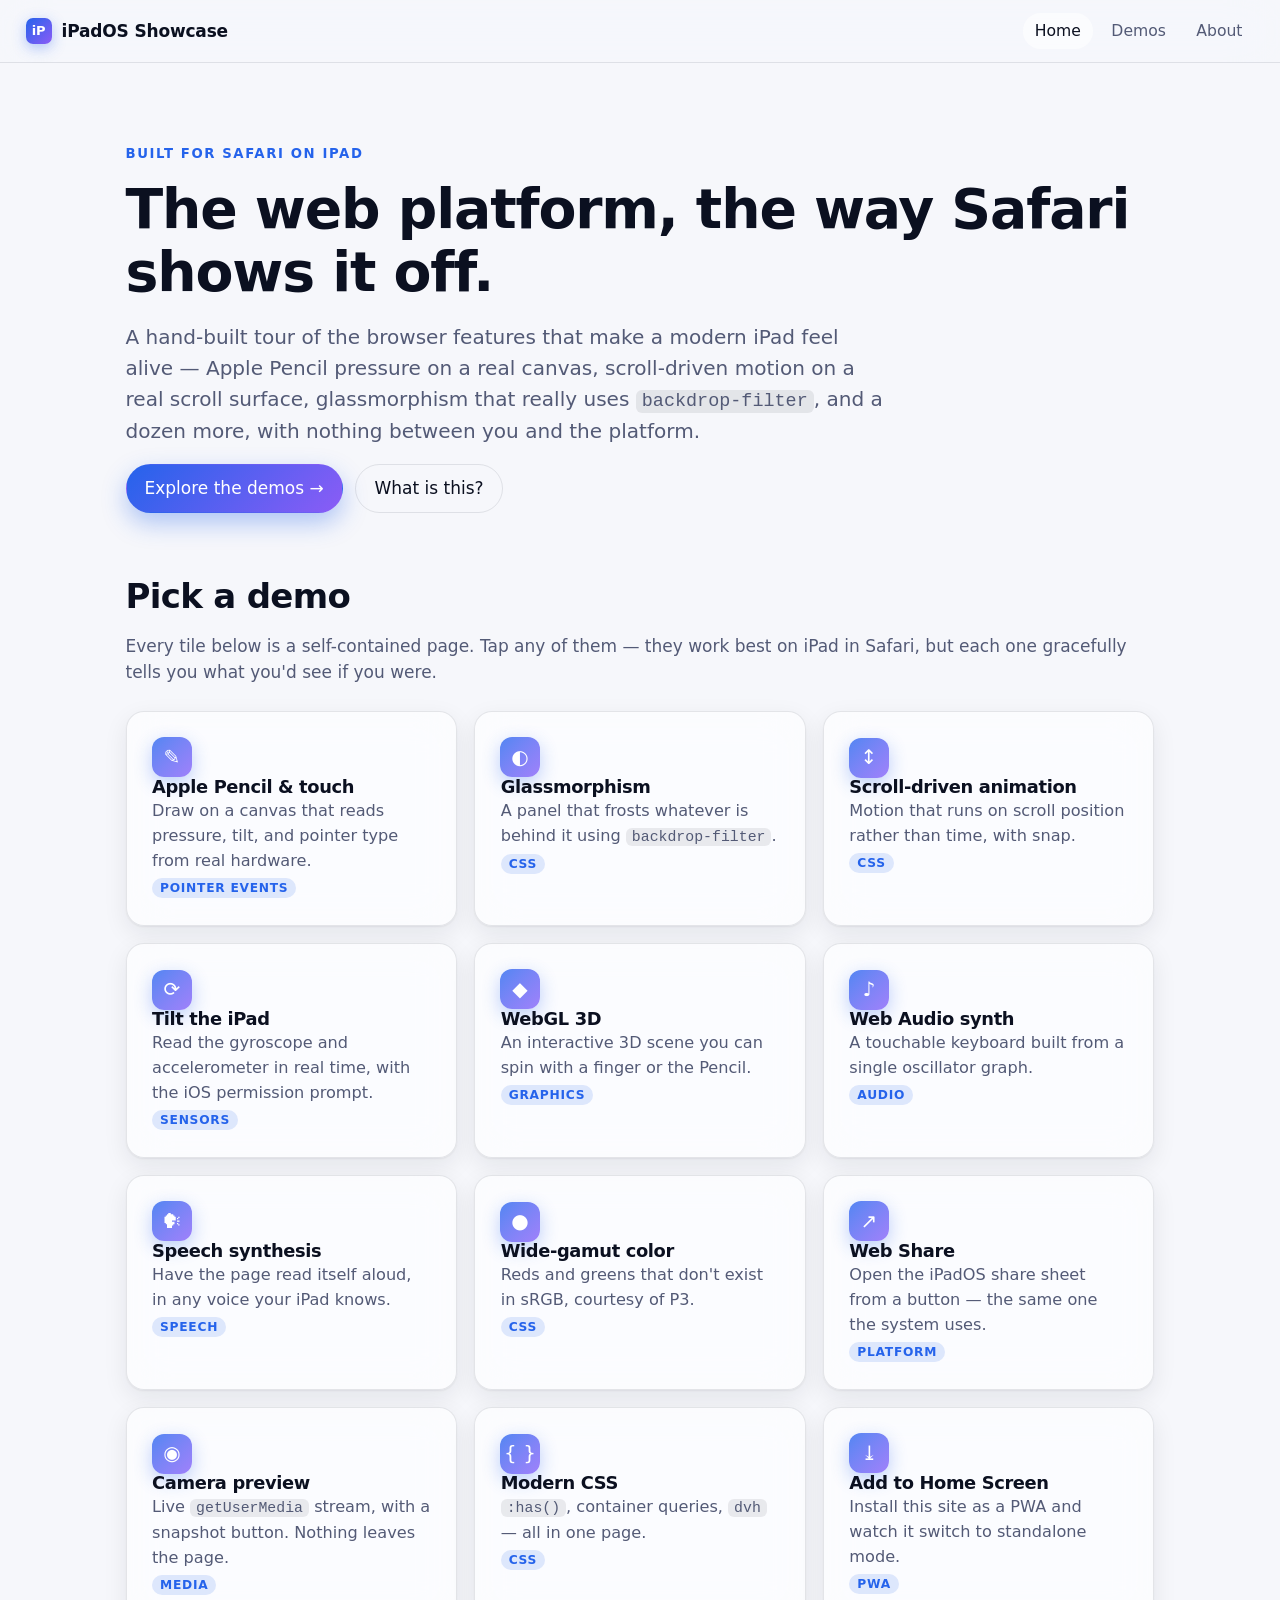
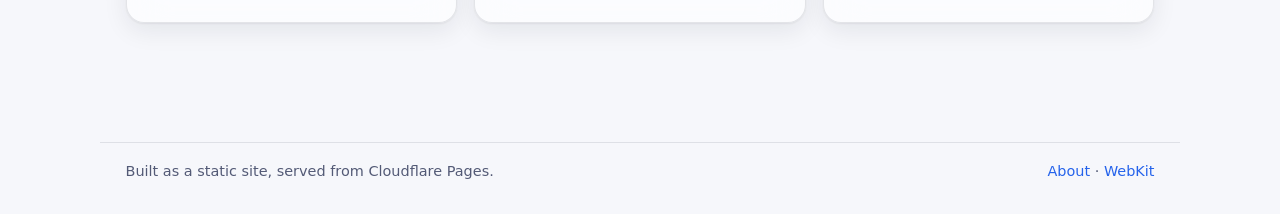
<file: index.html>
<!doctype html>
<html lang="en">
  <head>
    <meta charset="utf-8" />
    <meta name="viewport" content="width=device-width, initial-scale=1, viewport-fit=cover" />
    <meta name="color-scheme" content="light dark" />
    <meta name="theme-color" content="#f6f7fb" media="(prefers-color-scheme: light)" />
    <meta name="theme-color" content="#0a0d18" media="(prefers-color-scheme: dark)" />
    <meta name="description" content="A static showcase of modern web platform features that ship in Safari on iPadOS — pencil input, scroll-driven animations, P3 color, PWAs, and more." />

    <meta name="apple-mobile-web-app-capable" content="yes" />
    <meta name="apple-mobile-web-app-status-bar-style" content="black-translucent" />
    <meta name="apple-mobile-web-app-title" content="iPadOS Showcase" />

    <title>iPadOS Safari Showcase</title>
    <link rel="manifest" href="/manifest.webmanifest" />
    <link rel="icon" href="/assets/favicon.svg" type="image/svg+xml" />
    <link rel="apple-touch-icon" href="/assets/icons/apple-touch-icon.svg" />
    <link rel="stylesheet" href="/assets/css/styles.css" />
    <script defer src="/assets/js/main.js"></script>
  </head>
  <body>
    <header class="site-header">
      <a class="brand" href="/">
        <span class="brand-mark with-symbol">iP</span>
        <span>iPadOS Showcase</span>
      </a>
      <nav class="nav" aria-label="Primary">
        <a href="/">Home</a>
        <a href="/demos/">Demos</a>
        <a href="/about/">About</a>
      </nav>
    </header>

    <main>
      <section class="hero">
        <span class="eyebrow">Built for Safari on iPad</span>
        <h1>The web platform, the way Safari shows it off.</h1>
        <p class="lead">
          A hand-built tour of the browser features that make a modern iPad feel
          alive — Apple Pencil pressure on a real canvas, scroll-driven motion on
          a real scroll surface, glassmorphism that really uses
          <code>backdrop-filter</code>, and a dozen more, with nothing between
          you and the platform.
        </p>
        <div class="row" style="margin-top: 1rem;">
          <a class="button primary" href="/demos/">Explore the demos →</a>
          <a class="button ghost" href="/about/">What is this?</a>
        </div>
      </section>

      <section>
        <h2>Pick a demo</h2>
        <p class="muted">
          Every tile below is a self-contained page. Tap any of them — they work
          best on iPad in Safari, but each one gracefully tells you what you'd
          see if you were.
        </p>

        <div class="grid">
          <a class="card feature" href="/demos/pencil/">
            <div class="icon" aria-hidden="true">✎</div>
            <h3>Apple Pencil & touch</h3>
            <p>Draw on a canvas that reads pressure, tilt, and pointer type from real hardware.</p>
            <span class="tag">Pointer Events</span>
          </a>

          <a class="card feature" href="/demos/glass/">
            <div class="icon" aria-hidden="true">◐</div>
            <h3>Glassmorphism</h3>
            <p>A panel that frosts whatever is behind it using <code>backdrop-filter</code>.</p>
            <span class="tag">CSS</span>
          </a>

          <a class="card feature" href="/demos/scroll/">
            <div class="icon" aria-hidden="true">↕</div>
            <h3>Scroll-driven animation</h3>
            <p>Motion that runs on scroll position rather than time, with snap.</p>
            <span class="tag">CSS</span>
          </a>

          <a class="card feature" href="/demos/motion/">
            <div class="icon" aria-hidden="true">⟳</div>
            <h3>Tilt the iPad</h3>
            <p>Read the gyroscope and accelerometer in real time, with the iOS permission prompt.</p>
            <span class="tag">Sensors</span>
          </a>

          <a class="card feature" href="/demos/webgl/">
            <div class="icon" aria-hidden="true">◆</div>
            <h3>WebGL 3D</h3>
            <p>An interactive 3D scene you can spin with a finger or the Pencil.</p>
            <span class="tag">Graphics</span>
          </a>

          <a class="card feature" href="/demos/audio/">
            <div class="icon" aria-hidden="true">♪</div>
            <h3>Web Audio synth</h3>
            <p>A touchable keyboard built from a single oscillator graph.</p>
            <span class="tag">Audio</span>
          </a>

          <a class="card feature" href="/demos/speech/">
            <div class="icon" aria-hidden="true">🗣</div>
            <h3>Speech synthesis</h3>
            <p>Have the page read itself aloud, in any voice your iPad knows.</p>
            <span class="tag">Speech</span>
          </a>

          <a class="card feature" href="/demos/color/">
            <div class="icon" aria-hidden="true">●</div>
            <h3>Wide-gamut color</h3>
            <p>Reds and greens that don't exist in sRGB, courtesy of P3.</p>
            <span class="tag">CSS</span>
          </a>

          <a class="card feature" href="/demos/share/">
            <div class="icon" aria-hidden="true">↗</div>
            <h3>Web Share</h3>
            <p>Open the iPadOS share sheet from a button — the same one the system uses.</p>
            <span class="tag">Platform</span>
          </a>

          <a class="card feature" href="/demos/camera/">
            <div class="icon" aria-hidden="true">◉</div>
            <h3>Camera preview</h3>
            <p>Live <code>getUserMedia</code> stream, with a snapshot button. Nothing leaves the page.</p>
            <span class="tag">Media</span>
          </a>

          <a class="card feature" href="/demos/modern-css/">
            <div class="icon" aria-hidden="true">{ }</div>
            <h3>Modern CSS</h3>
            <p><code>:has()</code>, container queries, <code>dvh</code> — all in one page.</p>
            <span class="tag">CSS</span>
          </a>

          <a class="card feature" href="/demos/pwa/">
            <div class="icon" aria-hidden="true">⤓</div>
            <h3>Add to Home Screen</h3>
            <p>Install this site as a PWA and watch it switch to standalone mode.</p>
            <span class="tag">PWA</span>
          </a>
        </div>
      </section>
    </main>

    <footer class="site-footer">
      <span>Built as a static site, served from Cloudflare Pages.</span>
      <span><a href="/about/">About</a> · <a href="https://webkit.org" rel="noopener">WebKit</a></span>
    </footer>
  </body>
</html>
</file>
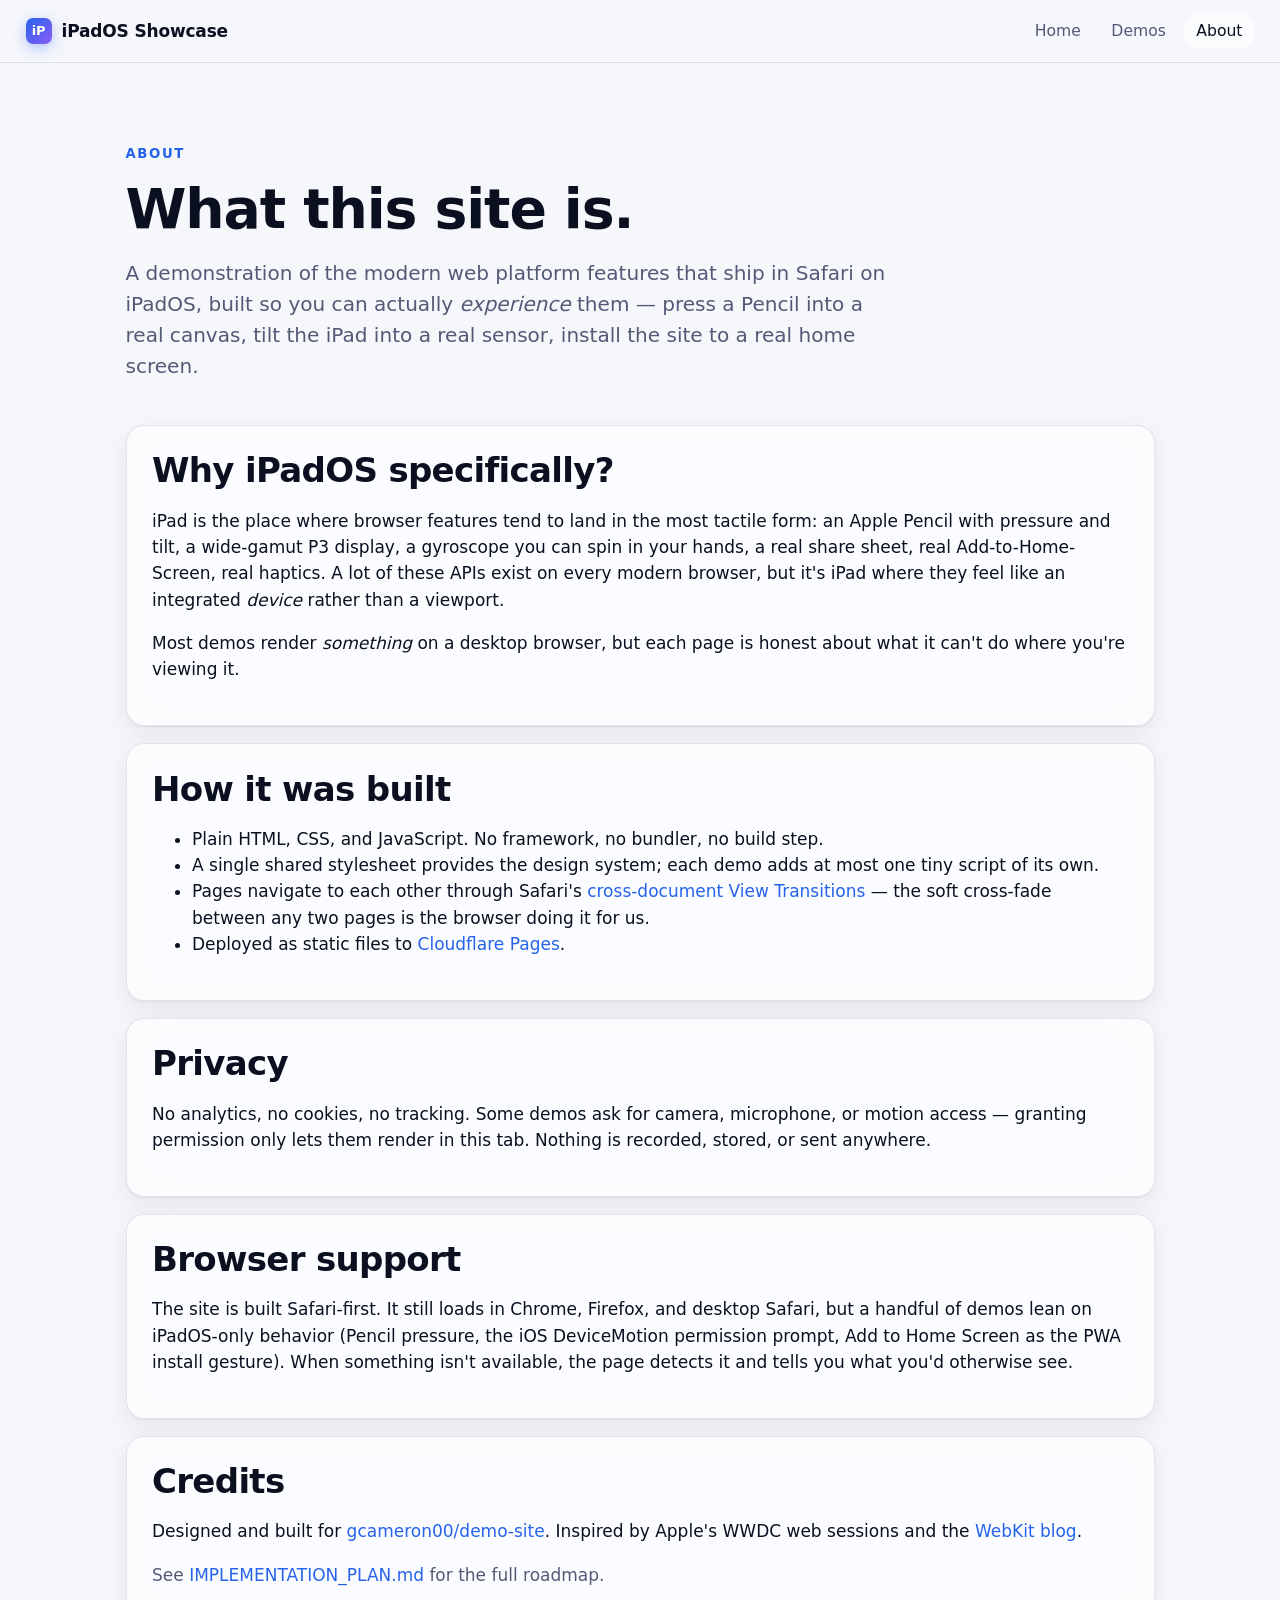
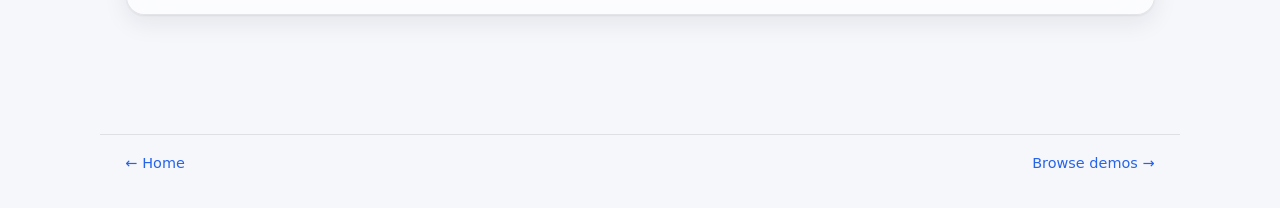
<file: about/index.html>
<!doctype html>
<html lang="en">
  <head>
    <meta charset="utf-8" />
    <meta name="viewport" content="width=device-width, initial-scale=1, viewport-fit=cover" />
    <meta name="color-scheme" content="light dark" />
    <meta name="theme-color" content="#f6f7fb" media="(prefers-color-scheme: light)" />
    <meta name="theme-color" content="#0a0d18" media="(prefers-color-scheme: dark)" />
    <meta name="description" content="About the iPadOS Safari Showcase — what it is, why it exists, and how it was built." />

    <title>About · iPadOS Safari Showcase</title>
    <link rel="manifest" href="/manifest.webmanifest" />
    <link rel="icon" href="/assets/favicon.svg" type="image/svg+xml" />
    <link rel="apple-touch-icon" href="/assets/icons/apple-touch-icon.svg" />
    <link rel="stylesheet" href="/assets/css/styles.css" />
    <script defer src="/assets/js/main.js"></script>
  </head>
  <body>
    <header class="site-header">
      <a class="brand" href="/">
        <span class="brand-mark with-symbol">iP</span>
        <span>iPadOS Showcase</span>
      </a>
      <nav class="nav" aria-label="Primary">
        <a href="/">Home</a>
        <a href="/demos/">Demos</a>
        <a href="/about/">About</a>
      </nav>
    </header>

    <main>
      <section class="hero">
        <span class="eyebrow">About</span>
        <h1>What this site is.</h1>
        <p class="lead">
          A demonstration of the modern web platform features that ship in
          Safari on iPadOS, built so you can actually <em>experience</em> them —
          press a Pencil into a real canvas, tilt the iPad into a real sensor,
          install the site to a real home screen.
        </p>
      </section>

      <section class="stack">
        <div class="card">
          <h2 style="margin-top:0">Why iPadOS specifically?</h2>
          <p>
            iPad is the place where browser features tend to land in the most
            tactile form: an Apple Pencil with pressure and tilt, a wide-gamut
            P3 display, a gyroscope you can spin in your hands, a real share
            sheet, real Add-to-Home-Screen, real haptics. A lot of these APIs
            exist on every modern browser, but it's iPad where they feel like
            an integrated <em>device</em> rather than a viewport.
          </p>
          <p>
            Most demos render <em>something</em> on a desktop browser, but each
            page is honest about what it can't do where you're viewing it.
          </p>
        </div>

        <div class="card">
          <h2 style="margin-top:0">How it was built</h2>
          <ul>
            <li>Plain HTML, CSS, and JavaScript. No framework, no bundler, no build step.</li>
            <li>A single shared stylesheet provides the design system; each demo adds at most one tiny script of its own.</li>
            <li>Pages navigate to each other through Safari's <a href="https://developer.mozilla.org/docs/Web/API/View_Transitions_API">cross-document View Transitions</a> — the soft cross-fade between any two pages is the browser doing it for us.</li>
            <li>Deployed as static files to <a href="https://pages.cloudflare.com" rel="noopener">Cloudflare Pages</a>.</li>
          </ul>
        </div>

        <div class="card">
          <h2 style="margin-top:0">Privacy</h2>
          <p>
            No analytics, no cookies, no tracking. Some demos ask for camera,
            microphone, or motion access — granting permission only lets them
            render in this tab. Nothing is recorded, stored, or sent anywhere.
          </p>
        </div>

        <div class="card">
          <h2 style="margin-top:0">Browser support</h2>
          <p>
            The site is built Safari-first. It still loads in Chrome, Firefox,
            and desktop Safari, but a handful of demos lean on iPadOS-only
            behavior (Pencil pressure, the iOS DeviceMotion permission prompt,
            Add to Home Screen as the PWA install gesture). When something
            isn't available, the page detects it and tells you what you'd
            otherwise see.
          </p>
        </div>

        <div class="card">
          <h2 style="margin-top:0">Credits</h2>
          <p>
            Designed and built for <a href="https://github.com/gcameron00/demo-site">gcameron00/demo-site</a>.
            Inspired by Apple's WWDC web sessions and the
            <a href="https://webkit.org/blog/" rel="noopener">WebKit blog</a>.
          </p>
          <p class="muted" style="margin-bottom:0">
            See <a href="https://github.com/gcameron00/demo-site/blob/main/IMPLEMENTATION_PLAN.md">IMPLEMENTATION_PLAN.md</a> for the full roadmap.
          </p>
        </div>
      </section>
    </main>

    <footer class="site-footer">
      <span><a href="/">← Home</a></span>
      <span><a href="/demos/">Browse demos →</a></span>
    </footer>
  </body>
</html>
</file>
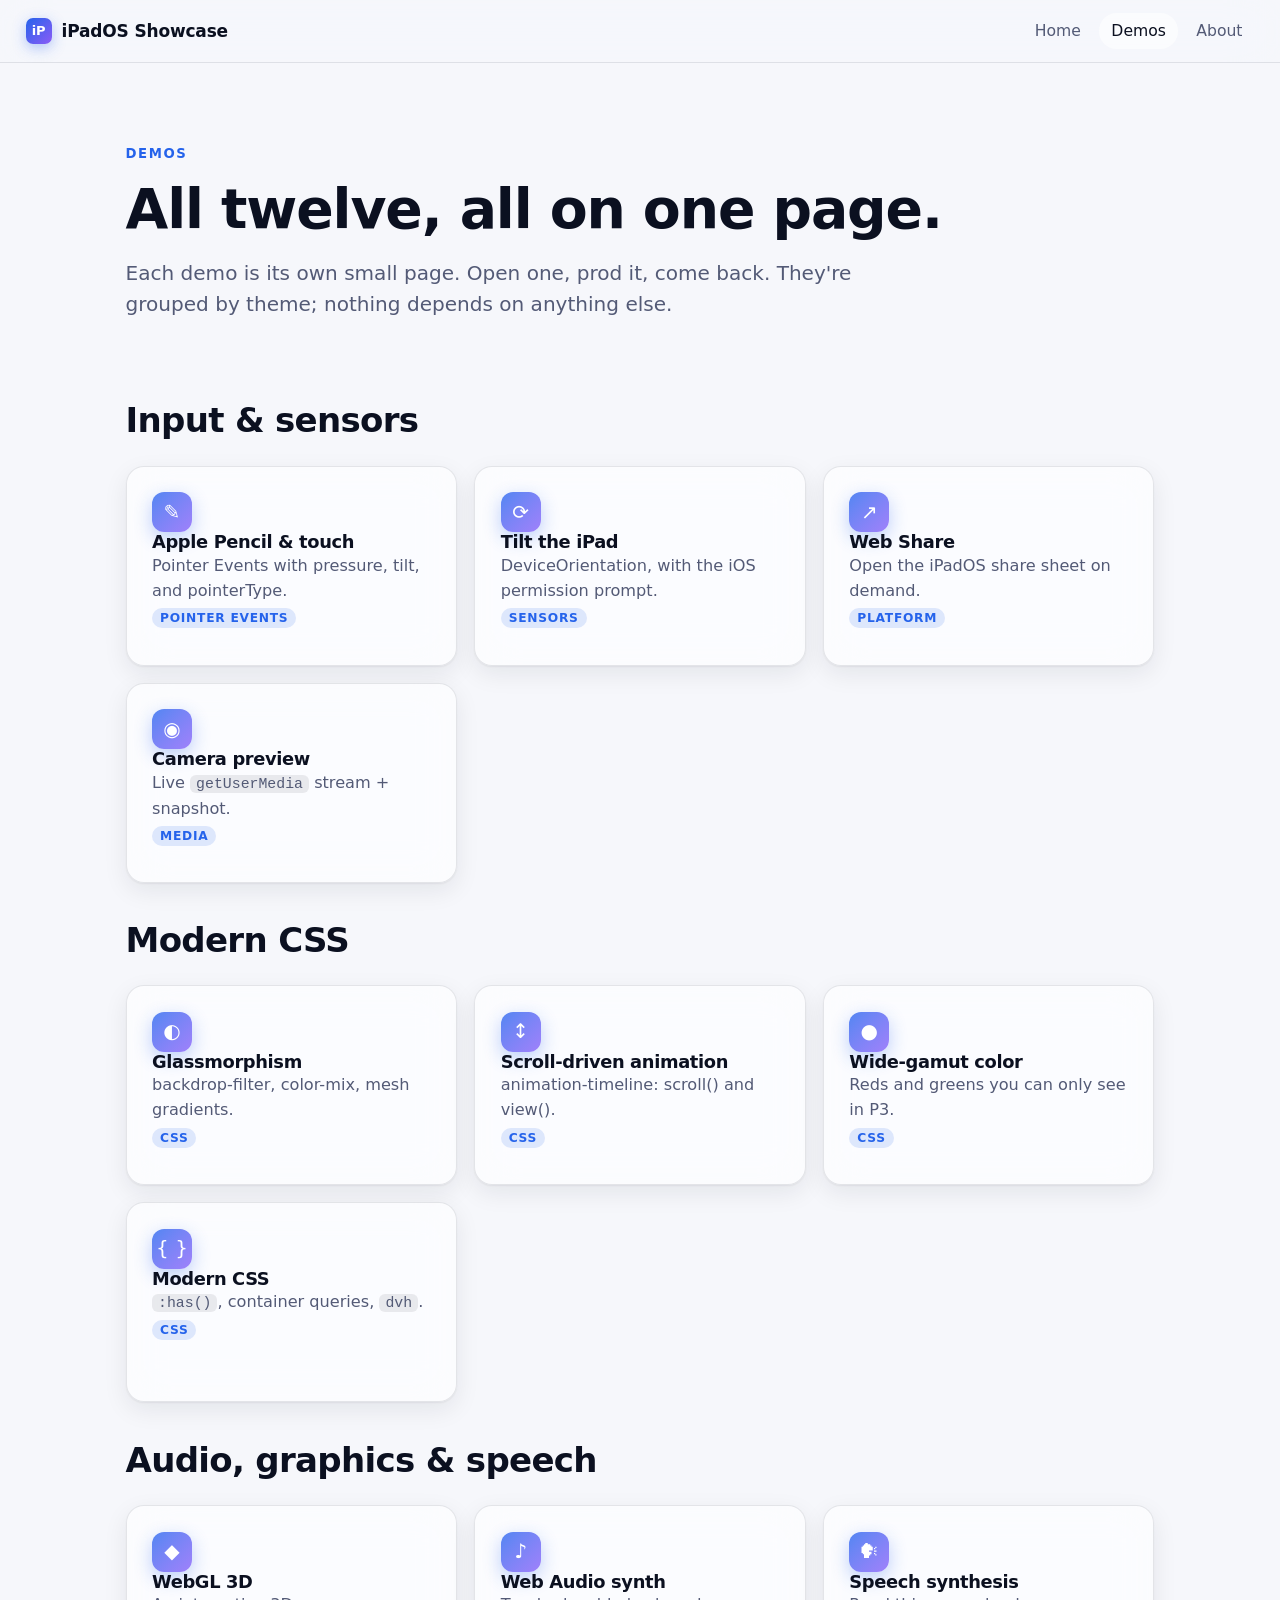
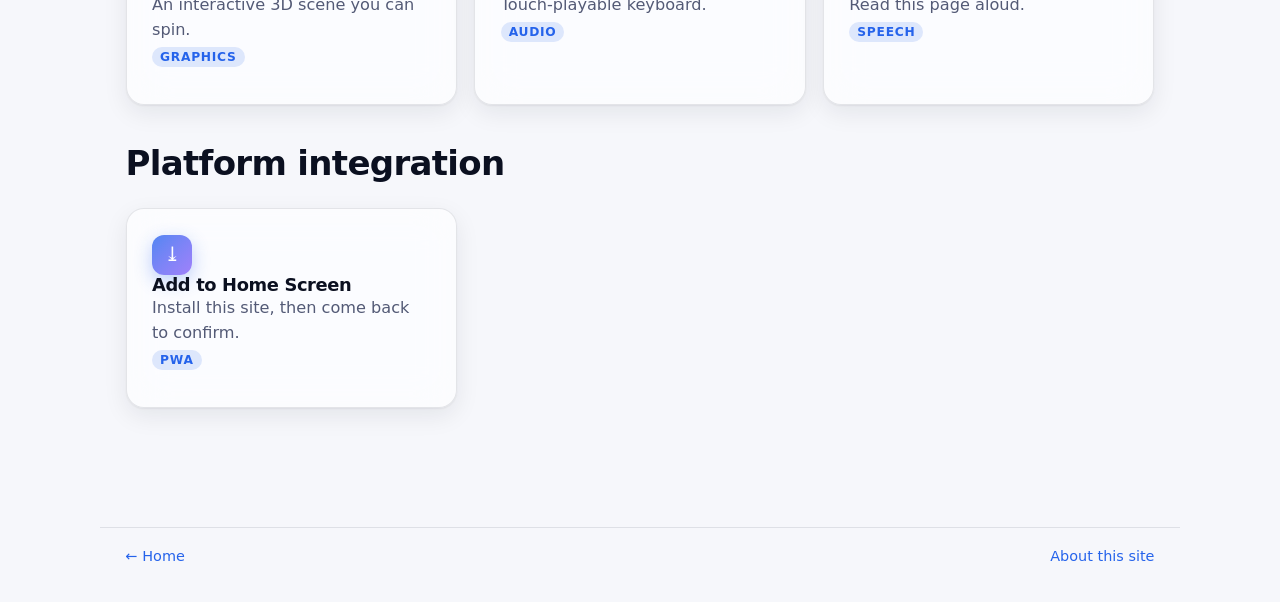
<file: demos/index.html>
<!doctype html>
<html lang="en">
  <head>
    <meta charset="utf-8" />
    <meta name="viewport" content="width=device-width, initial-scale=1, viewport-fit=cover" />
    <meta name="color-scheme" content="light dark" />
    <meta name="theme-color" content="#f6f7fb" media="(prefers-color-scheme: light)" />
    <meta name="theme-color" content="#0a0d18" media="(prefers-color-scheme: dark)" />
    <meta name="description" content="The full list of iPadOS Safari feature demos in this site." />

    <title>Demos · iPadOS Safari Showcase</title>
    <link rel="manifest" href="/manifest.webmanifest" />
    <link rel="icon" href="/assets/favicon.svg" type="image/svg+xml" />
    <link rel="apple-touch-icon" href="/assets/icons/apple-touch-icon.svg" />
    <link rel="stylesheet" href="/assets/css/styles.css" />
    <script defer src="/assets/js/main.js"></script>
  </head>
  <body>
    <header class="site-header">
      <a class="brand" href="/">
        <span class="brand-mark with-symbol">iP</span>
        <span>iPadOS Showcase</span>
      </a>
      <nav class="nav" aria-label="Primary">
        <a href="/">Home</a>
        <a href="/demos/">Demos</a>
        <a href="/about/">About</a>
      </nav>
    </header>

    <main>
      <section class="hero">
        <span class="eyebrow">Demos</span>
        <h1>All twelve, all on one page.</h1>
        <p class="lead">
          Each demo is its own small page. Open one, prod it, come back. They're
          grouped by theme; nothing depends on anything else.
        </p>
      </section>

      <section>
        <h2>Input &amp; sensors</h2>
        <div class="grid">
          <a class="card feature" href="/demos/pencil/">
            <div class="icon" aria-hidden="true">✎</div>
            <h3>Apple Pencil &amp; touch</h3>
            <p>Pointer Events with pressure, tilt, and pointerType.</p>
            <span class="tag">Pointer Events</span>
          </a>
          <a class="card feature" href="/demos/motion/">
            <div class="icon" aria-hidden="true">⟳</div>
            <h3>Tilt the iPad</h3>
            <p>DeviceOrientation, with the iOS permission prompt.</p>
            <span class="tag">Sensors</span>
          </a>
          <a class="card feature" href="/demos/share/">
            <div class="icon" aria-hidden="true">↗</div>
            <h3>Web Share</h3>
            <p>Open the iPadOS share sheet on demand.</p>
            <span class="tag">Platform</span>
          </a>
          <a class="card feature" href="/demos/camera/">
            <div class="icon" aria-hidden="true">◉</div>
            <h3>Camera preview</h3>
            <p>Live <code>getUserMedia</code> stream + snapshot.</p>
            <span class="tag">Media</span>
          </a>
        </div>
      </section>

      <section>
        <h2>Modern CSS</h2>
        <div class="grid">
          <a class="card feature" href="/demos/glass/">
            <div class="icon" aria-hidden="true">◐</div>
            <h3>Glassmorphism</h3>
            <p>backdrop-filter, color-mix, mesh gradients.</p>
            <span class="tag">CSS</span>
          </a>
          <a class="card feature" href="/demos/scroll/">
            <div class="icon" aria-hidden="true">↕</div>
            <h3>Scroll-driven animation</h3>
            <p>animation-timeline: scroll() and view().</p>
            <span class="tag">CSS</span>
          </a>
          <a class="card feature" href="/demos/color/">
            <div class="icon" aria-hidden="true">●</div>
            <h3>Wide-gamut color</h3>
            <p>Reds and greens you can only see in P3.</p>
            <span class="tag">CSS</span>
          </a>
          <a class="card feature" href="/demos/modern-css/">
            <div class="icon" aria-hidden="true">{ }</div>
            <h3>Modern CSS</h3>
            <p><code>:has()</code>, container queries, <code>dvh</code>.</p>
            <span class="tag">CSS</span>
          </a>
        </div>
      </section>

      <section>
        <h2>Audio, graphics &amp; speech</h2>
        <div class="grid">
          <a class="card feature" href="/demos/webgl/">
            <div class="icon" aria-hidden="true">◆</div>
            <h3>WebGL 3D</h3>
            <p>An interactive 3D scene you can spin.</p>
            <span class="tag">Graphics</span>
          </a>
          <a class="card feature" href="/demos/audio/">
            <div class="icon" aria-hidden="true">♪</div>
            <h3>Web Audio synth</h3>
            <p>Touch-playable keyboard.</p>
            <span class="tag">Audio</span>
          </a>
          <a class="card feature" href="/demos/speech/">
            <div class="icon" aria-hidden="true">🗣</div>
            <h3>Speech synthesis</h3>
            <p>Read this page aloud.</p>
            <span class="tag">Speech</span>
          </a>
        </div>
      </section>

      <section>
        <h2>Platform integration</h2>
        <div class="grid">
          <a class="card feature" href="/demos/pwa/">
            <div class="icon" aria-hidden="true">⤓</div>
            <h3>Add to Home Screen</h3>
            <p>Install this site, then come back to confirm.</p>
            <span class="tag">PWA</span>
          </a>
        </div>
      </section>
    </main>

    <footer class="site-footer">
      <span><a href="/">← Home</a></span>
      <span><a href="/about/">About this site</a></span>
    </footer>
  </body>
</html>
</file>
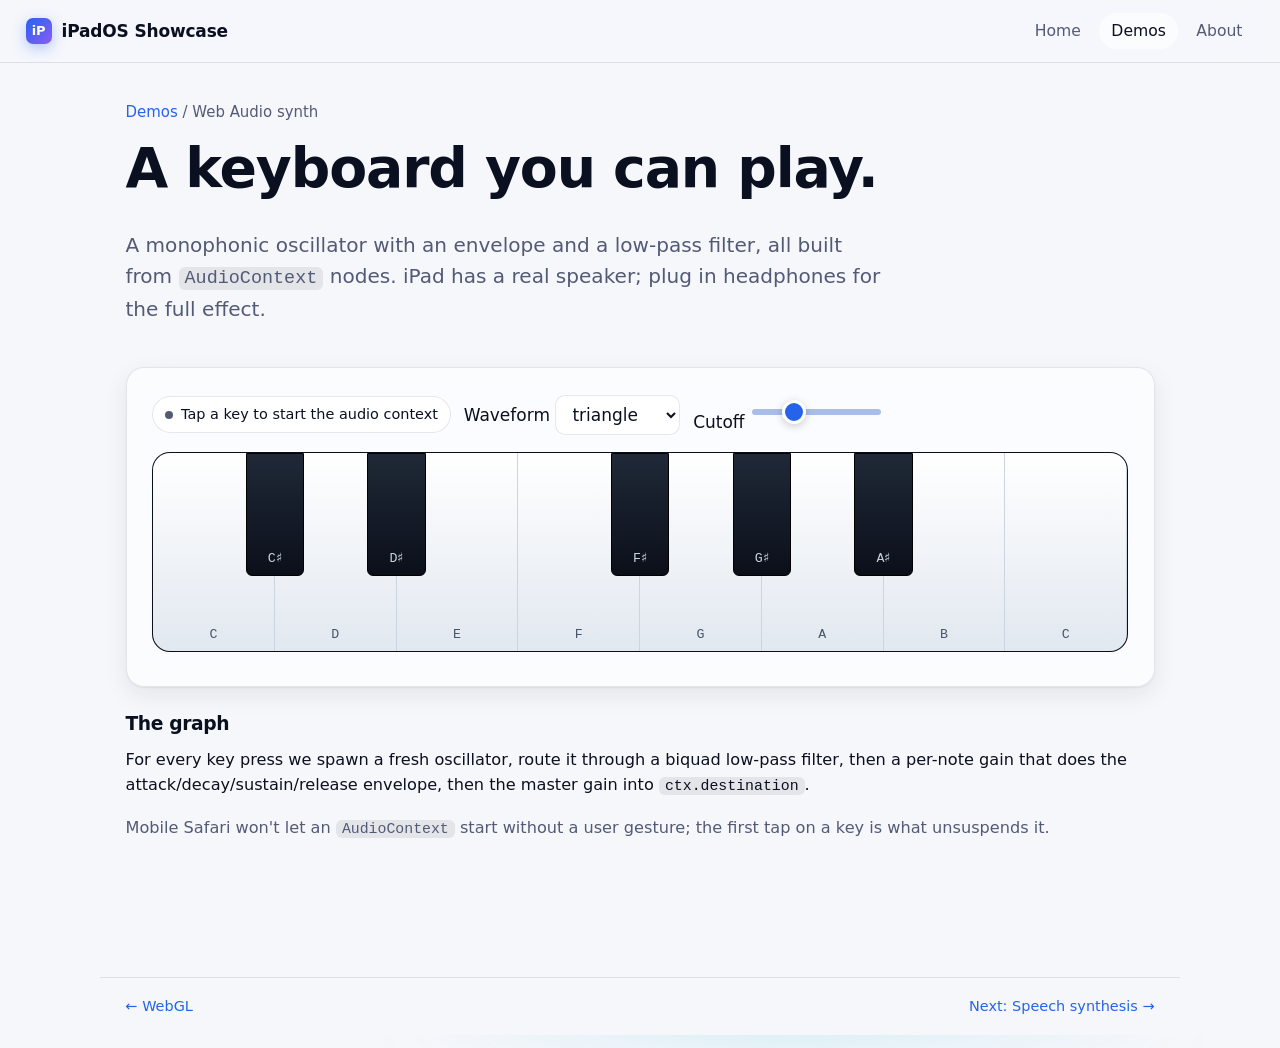
<file: demos/audio/index.html>
<!doctype html>
<html lang="en">
  <head>
    <meta charset="utf-8" />
    <meta name="viewport" content="width=device-width, initial-scale=1, viewport-fit=cover" />
    <meta name="color-scheme" content="light dark" />
    <meta name="theme-color" content="#f6f7fb" media="(prefers-color-scheme: light)" />
    <meta name="theme-color" content="#0a0d18" media="(prefers-color-scheme: dark)" />
    <meta name="description" content="A touch-playable Web Audio synthesizer built into a webpage." />
    <title>Web Audio synth · iPadOS Showcase</title>
    <link rel="icon" href="/assets/favicon.svg" type="image/svg+xml" />
    <link rel="apple-touch-icon" href="/assets/icons/apple-touch-icon.svg" />
    <link rel="manifest" href="/manifest.webmanifest" />
    <link rel="stylesheet" href="/assets/css/styles.css" />
    <script defer src="/assets/js/main.js"></script>
    <script defer src="/assets/js/demos/audio.js"></script>
    <style>
      .keyboard {
        position: relative;
        display: flex;
        height: 200px;
        border-radius: var(--radius);
        border: 1px solid var(--border);
        overflow: hidden;
        background: #0b0f1a;
        touch-action: none;
        user-select: none;
        -webkit-user-select: none;
      }
      .key {
        flex: 1;
        background: linear-gradient(180deg, #ffffff, #e2e8f0);
        border-right: 1px solid #cbd5e1;
        position: relative;
        transition: filter 0.05s ease;
      }
      .key.is-down { filter: brightness(0.78); }
      .key:last-child { border-right: 0; }
      .key.black {
        position: absolute;
        top: 0;
        width: 6%;
        height: 62%;
        background: linear-gradient(180deg, #1f2937, #0b0f1a);
        border-radius: 0 0 6px 6px;
        z-index: 2;
        border: 1px solid #000;
      }
      .key.black.is-down { filter: brightness(1.4); }
      .key .label {
        position: absolute;
        bottom: 6px;
        left: 50%;
        transform: translateX(-50%);
        font-size: 0.78rem;
        color: #475569;
        font-family: var(--font-mono);
      }
      .key.black .label { color: #cbd5e1; }
    </style>
  </head>
  <body>
    <header class="site-header">
      <a class="brand" href="/">
        <span class="brand-mark with-symbol">iP</span>
        <span>iPadOS Showcase</span>
      </a>
      <nav class="nav" aria-label="Primary">
        <a href="/">Home</a>
        <a href="/demos/">Demos</a>
        <a href="/about/">About</a>
      </nav>
    </header>

    <main>
      <div class="demo-header">
        <div class="crumb"><a href="/demos/">Demos</a> / Web Audio synth</div>
        <h1>A keyboard you can play.</h1>
        <p class="lead">
          A monophonic oscillator with an envelope and a low-pass filter, all
          built from <code>AudioContext</code> nodes. iPad has a real speaker;
          plug in headphones for the full effect.
        </p>
      </div>

      <div class="card demo-stage stack">
        <div class="row">
          <span class="status" id="status">Tap a key to start the audio context</span>
          <span class="knob">
            <span class="label">Waveform</span>
            <select id="wave">
              <option>sine</option>
              <option selected>triangle</option>
              <option>square</option>
              <option>sawtooth</option>
            </select>
          </span>
          <span class="knob">
            <span class="label">Cutoff</span>
            <input type="range" id="cutoff" min="200" max="8000" value="2400" />
          </span>
        </div>

        <div class="keyboard" id="kb" aria-label="On-screen keyboard">
          <!-- one octave of C4..B4 plus a top C5 -->
        </div>
      </div>

      <section class="notes">
        <h2>The graph</h2>
        <p>
          For every key press we spawn a fresh oscillator, route it through a
          biquad low-pass filter, then a per-note gain that does the
          attack/decay/sustain/release envelope, then the master gain into
          <code>ctx.destination</code>.
        </p>
        <p class="muted">
          Mobile Safari won't let an <code>AudioContext</code> start without a
          user gesture; the first tap on a key is what unsuspends it.
        </p>
      </section>
    </main>

    <footer class="site-footer">
      <span><a href="/demos/webgl/">← WebGL</a></span>
      <span><a href="/demos/speech/">Next: Speech synthesis →</a></span>
    </footer>
  </body>
</html>
</file>
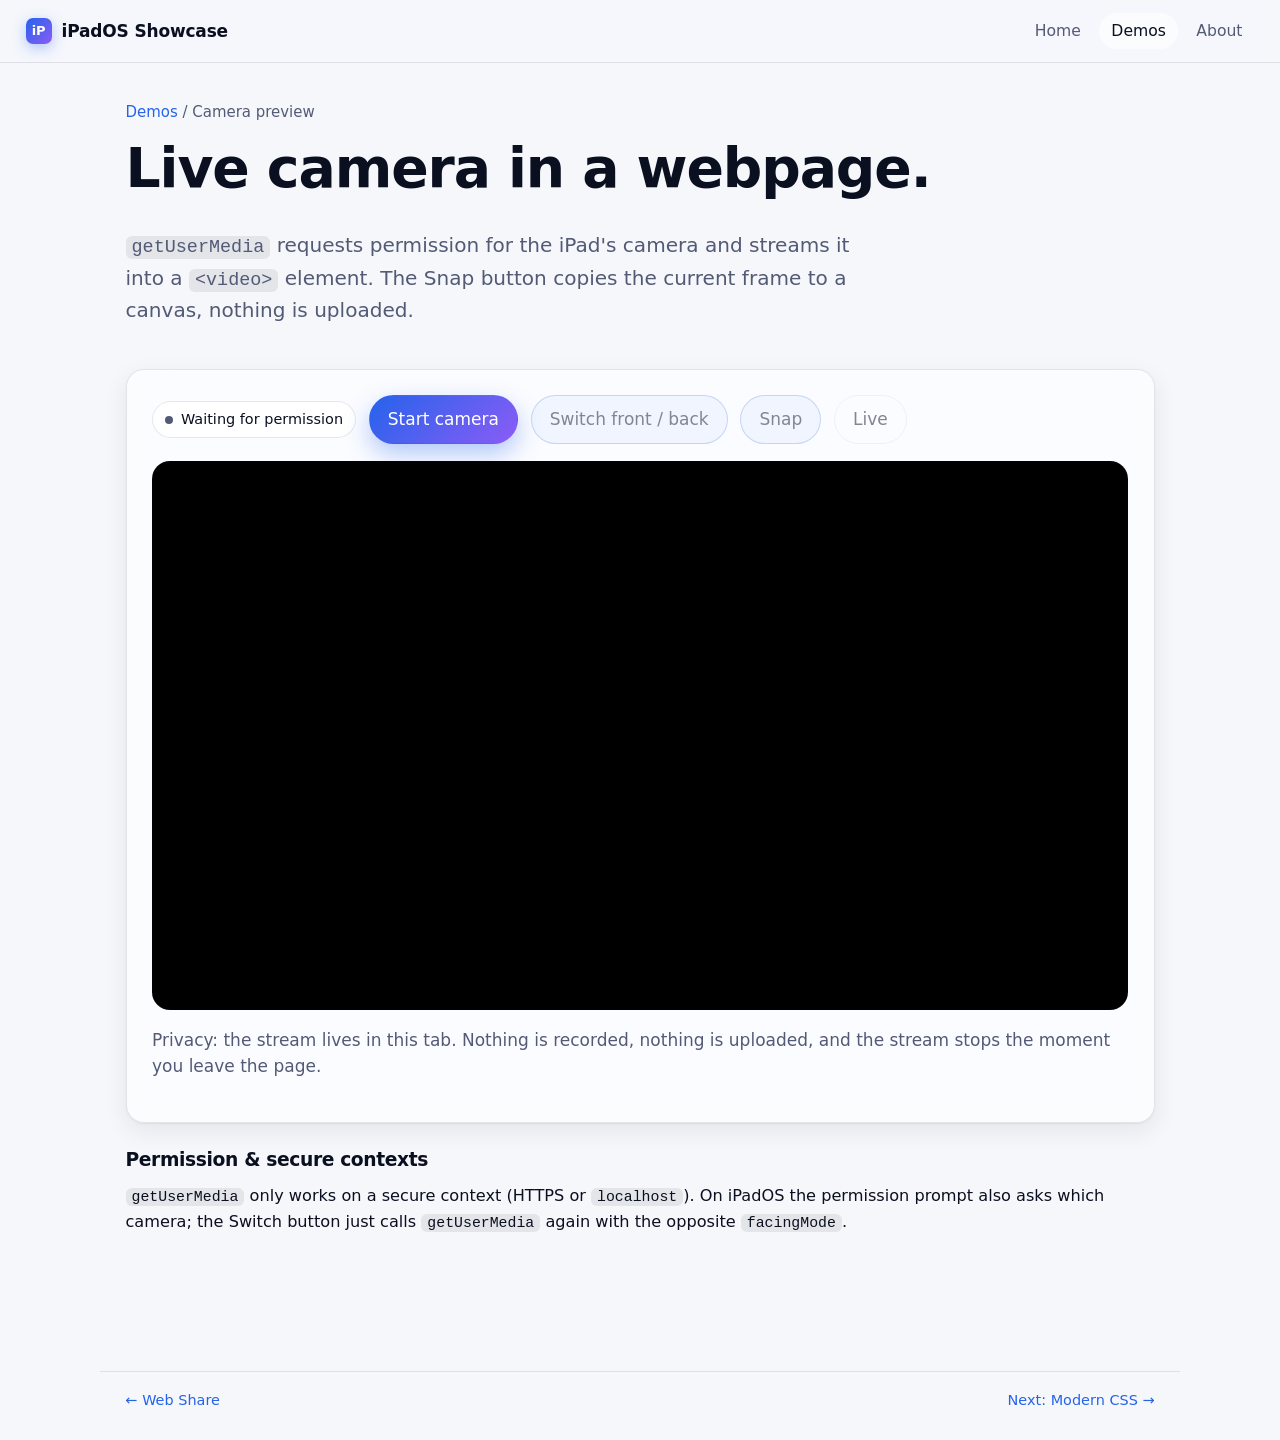
<file: demos/camera/index.html>
<!doctype html>
<html lang="en">
  <head>
    <meta charset="utf-8" />
    <meta name="viewport" content="width=device-width, initial-scale=1, viewport-fit=cover" />
    <meta name="color-scheme" content="light dark" />
    <meta name="theme-color" content="#f6f7fb" media="(prefers-color-scheme: light)" />
    <meta name="theme-color" content="#0a0d18" media="(prefers-color-scheme: dark)" />
    <meta name="description" content="Live camera preview in Safari using getUserMedia, plus a still-frame snapshot. Nothing is recorded or sent." />
    <title>Camera preview · iPadOS Showcase</title>
    <link rel="icon" href="/assets/favicon.svg" type="image/svg+xml" />
    <link rel="apple-touch-icon" href="/assets/icons/apple-touch-icon.svg" />
    <link rel="manifest" href="/manifest.webmanifest" />
    <link rel="stylesheet" href="/assets/css/styles.css" />
    <script defer src="/assets/js/main.js"></script>
    <script defer src="/assets/js/demos/camera.js"></script>
    <style>
      .cam-stage {
        position: relative;
        aspect-ratio: 16 / 9;
        border-radius: var(--radius);
        border: 1px solid var(--border);
        overflow: hidden;
        background: #000;
      }
      .cam-stage video, .cam-stage canvas {
        position: absolute;
        inset: 0;
        width: 100%;
        height: 100%;
        object-fit: cover;
      }
      .cam-stage canvas { display: none; }
      .cam-stage.frozen video { display: none; }
      .cam-stage.frozen canvas { display: block; }
    </style>
  </head>
  <body>
    <header class="site-header">
      <a class="brand" href="/">
        <span class="brand-mark with-symbol">iP</span>
        <span>iPadOS Showcase</span>
      </a>
      <nav class="nav" aria-label="Primary">
        <a href="/">Home</a>
        <a href="/demos/">Demos</a>
        <a href="/about/">About</a>
      </nav>
    </header>

    <main>
      <div class="demo-header">
        <div class="crumb"><a href="/demos/">Demos</a> / Camera preview</div>
        <h1>Live camera in a webpage.</h1>
        <p class="lead">
          <code>getUserMedia</code> requests permission for the iPad's camera
          and streams it into a <code>&lt;video&gt;</code> element. The Snap
          button copies the current frame to a canvas, nothing is uploaded.
        </p>
      </div>

      <div class="card demo-stage stack">
        <div class="row">
          <span class="status" id="status">Waiting for permission</span>
          <button class="button primary" id="start" type="button">Start camera</button>
          <button class="button" id="switch" type="button" disabled>Switch front / back</button>
          <button class="button" id="snap" type="button" disabled>Snap</button>
          <button class="button ghost" id="resume" type="button" disabled>Live</button>
        </div>

        <div class="cam-stage" id="stage">
          <video id="video" playsinline muted autoplay></video>
          <canvas id="snapshot"></canvas>
        </div>

        <p class="muted">
          Privacy: the stream lives in this tab. Nothing is recorded, nothing
          is uploaded, and the stream stops the moment you leave the page.
        </p>
      </div>

      <section class="notes">
        <h2>Permission &amp; secure contexts</h2>
        <p>
          <code>getUserMedia</code> only works on a secure context (HTTPS or
          <code>localhost</code>). On iPadOS the permission prompt also asks
          which camera; the Switch button just calls <code>getUserMedia</code>
          again with the opposite <code>facingMode</code>.
        </p>
      </section>
    </main>

    <footer class="site-footer">
      <span><a href="/demos/share/">← Web Share</a></span>
      <span><a href="/demos/modern-css/">Next: Modern CSS →</a></span>
    </footer>
  </body>
</html>
</file>
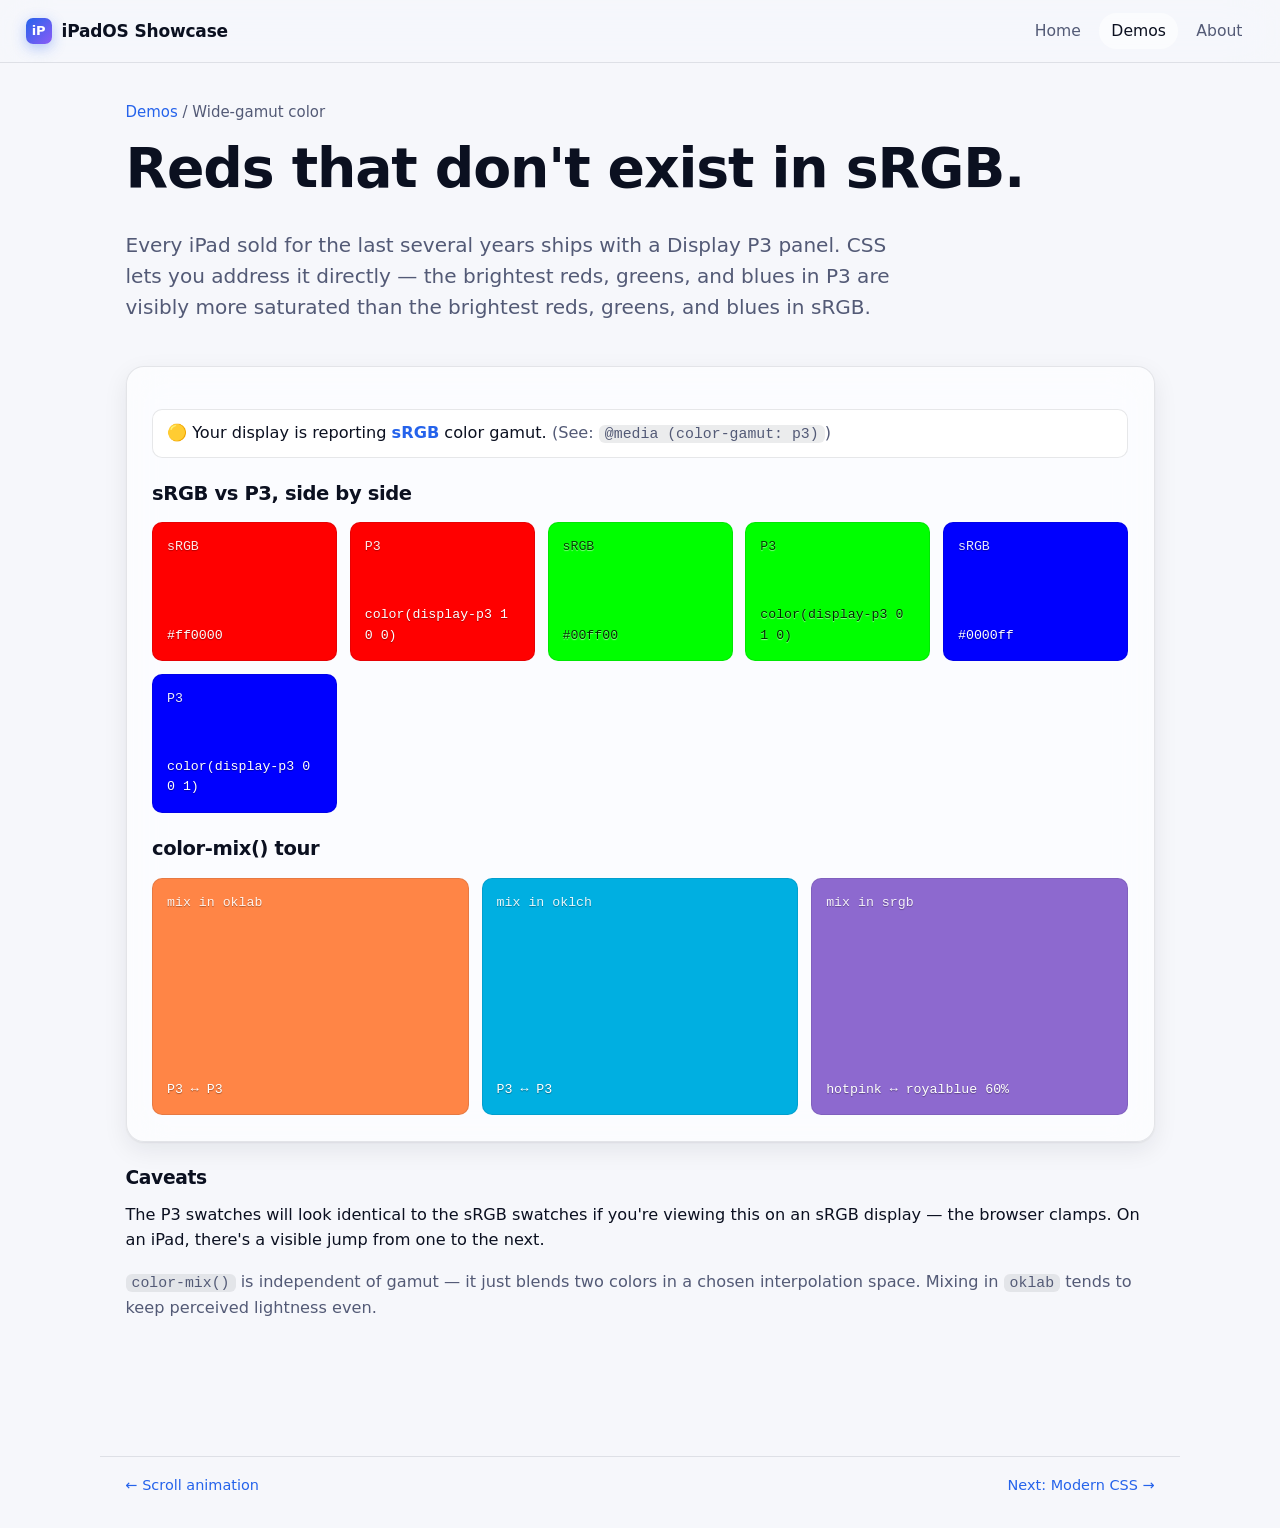
<file: demos/color/index.html>
<!doctype html>
<html lang="en">
  <head>
    <meta charset="utf-8" />
    <meta name="viewport" content="width=device-width, initial-scale=1, viewport-fit=cover" />
    <meta name="color-scheme" content="light dark" />
    <meta name="theme-color" content="#f6f7fb" media="(prefers-color-scheme: light)" />
    <meta name="theme-color" content="#0a0d18" media="(prefers-color-scheme: dark)" />
    <meta name="description" content="Wide-gamut P3 color in CSS — reds and greens that don't exist in sRGB." />
    <title>Wide-gamut color · iPadOS Showcase</title>
    <link rel="icon" href="/assets/favicon.svg" type="image/svg+xml" />
    <link rel="apple-touch-icon" href="/assets/icons/apple-touch-icon.svg" />
    <link rel="manifest" href="/manifest.webmanifest" />
    <link rel="stylesheet" href="/assets/css/styles.css" />
    <script defer src="/assets/js/main.js"></script>
    <style>
      .swatches {
        display: grid;
        grid-template-columns: repeat(auto-fit, minmax(160px, 1fr));
        gap: var(--space-2);
      }
      .swatch {
        aspect-ratio: 4 / 3;
        border-radius: var(--radius-sm);
        border: 1px solid var(--border);
        padding: 14px;
        color: white;
        font-family: var(--font-mono);
        font-size: 0.78rem;
        display: flex;
        flex-direction: column;
        justify-content: space-between;
        text-shadow: 0 1px 1px rgba(0, 0, 0, 0.35);
      }
      .swatch .lbl { opacity: 0.9; }

      /* Pure-red comparison */
      .swatch.red-srgb { background: #ff0000; }
      .swatch.red-p3   { background: color(display-p3 1 0 0); }
      /* Pure-green comparison */
      .swatch.grn-srgb { background: #00ff00; color: #003000; text-shadow: 0 1px 1px rgba(255,255,255,0.6); }
      .swatch.grn-p3   { background: color(display-p3 0 1 0); color: #003000; text-shadow: 0 1px 1px rgba(255,255,255,0.6); }
      /* Pure-blue comparison */
      .swatch.blu-srgb { background: #0000ff; }
      .swatch.blu-p3   { background: color(display-p3 0 0 1); }
      /* Color-mix tour */
      .swatch.mix-1 { background: color-mix(in oklab, color(display-p3 1 0.2 0.4), color(display-p3 1 0.8 0.2)); }
      .swatch.mix-2 { background: color-mix(in oklch, color(display-p3 0.1 0.8 0.5), color(display-p3 0.2 0.4 1)); }
      .swatch.mix-3 { background: color-mix(in srgb, hotpink, royalblue 60%); }

      .gamut-banner {
        margin-top: var(--space-3);
        padding: 10px 14px;
        border-radius: var(--radius-sm);
        background: var(--surface-2);
        border: 1px solid var(--border);
        font-size: 0.95rem;
      }
      .gamut-banner b { color: var(--accent); }
      @media (color-gamut: p3) {
        .gamut-banner::before { content: "🟢 "; }
      }
      @media not (color-gamut: p3) {
        .gamut-banner::before { content: "🟡 "; }
      }
    </style>
  </head>
  <body>
    <header class="site-header">
      <a class="brand" href="/">
        <span class="brand-mark with-symbol">iP</span>
        <span>iPadOS Showcase</span>
      </a>
      <nav class="nav" aria-label="Primary">
        <a href="/">Home</a>
        <a href="/demos/">Demos</a>
        <a href="/about/">About</a>
      </nav>
    </header>

    <main>
      <div class="demo-header">
        <div class="crumb"><a href="/demos/">Demos</a> / Wide-gamut color</div>
        <h1>Reds that don't exist in sRGB.</h1>
        <p class="lead">
          Every iPad sold for the last several years ships with a Display P3
          panel. CSS lets you address it directly — the brightest reds,
          greens, and blues in P3 are visibly more saturated than the brightest
          reds, greens, and blues in sRGB.
        </p>
      </div>

      <div class="card demo-stage stack">
        <div class="gamut-banner">
          Your display is reporting <b id="gamut">…</b> color gamut.
          <span class="muted">(See: <code>@media (color-gamut: p3)</code>)</span>
        </div>

        <h3 style="margin-top: var(--space-4)">sRGB vs P3, side by side</h3>
        <div class="swatches">
          <div class="swatch red-srgb"><span class="lbl">sRGB</span><span>#ff0000</span></div>
          <div class="swatch red-p3"><span class="lbl">P3</span><span>color(display-p3 1 0 0)</span></div>
          <div class="swatch grn-srgb"><span class="lbl">sRGB</span><span>#00ff00</span></div>
          <div class="swatch grn-p3"><span class="lbl">P3</span><span>color(display-p3 0 1 0)</span></div>
          <div class="swatch blu-srgb"><span class="lbl">sRGB</span><span>#0000ff</span></div>
          <div class="swatch blu-p3"><span class="lbl">P3</span><span>color(display-p3 0 0 1)</span></div>
        </div>

        <h3 style="margin-top: var(--space-4)">color-mix() tour</h3>
        <div class="swatches">
          <div class="swatch mix-1"><span class="lbl">mix in oklab</span><span>P3 ↔ P3</span></div>
          <div class="swatch mix-2"><span class="lbl">mix in oklch</span><span>P3 ↔ P3</span></div>
          <div class="swatch mix-3"><span class="lbl">mix in srgb</span><span>hotpink ↔ royalblue 60%</span></div>
        </div>
      </div>

      <section class="notes">
        <h2>Caveats</h2>
        <p>
          The P3 swatches will look identical to the sRGB swatches if you're
          viewing this on an sRGB display — the browser clamps. On an iPad,
          there's a visible jump from one to the next.
        </p>
        <p class="muted">
          <code>color-mix()</code> is independent of gamut — it just blends two
          colors in a chosen interpolation space. Mixing in <code>oklab</code>
          tends to keep perceived lightness even.
        </p>
      </section>
    </main>

    <footer class="site-footer">
      <span><a href="/demos/scroll/">← Scroll animation</a></span>
      <span><a href="/demos/modern-css/">Next: Modern CSS →</a></span>
    </footer>

    <script>
      // Reflect detected gamut in the banner.
      (function () {
        const el = document.getElementById("gamut");
        if (matchMedia("(color-gamut: rec2020)").matches) el.textContent = "Rec. 2020";
        else if (matchMedia("(color-gamut: p3)").matches) el.textContent = "Display P3";
        else if (matchMedia("(color-gamut: srgb)").matches) el.textContent = "sRGB";
        else el.textContent = "unknown";
      })();
    </script>
  </body>
</html>
</file>
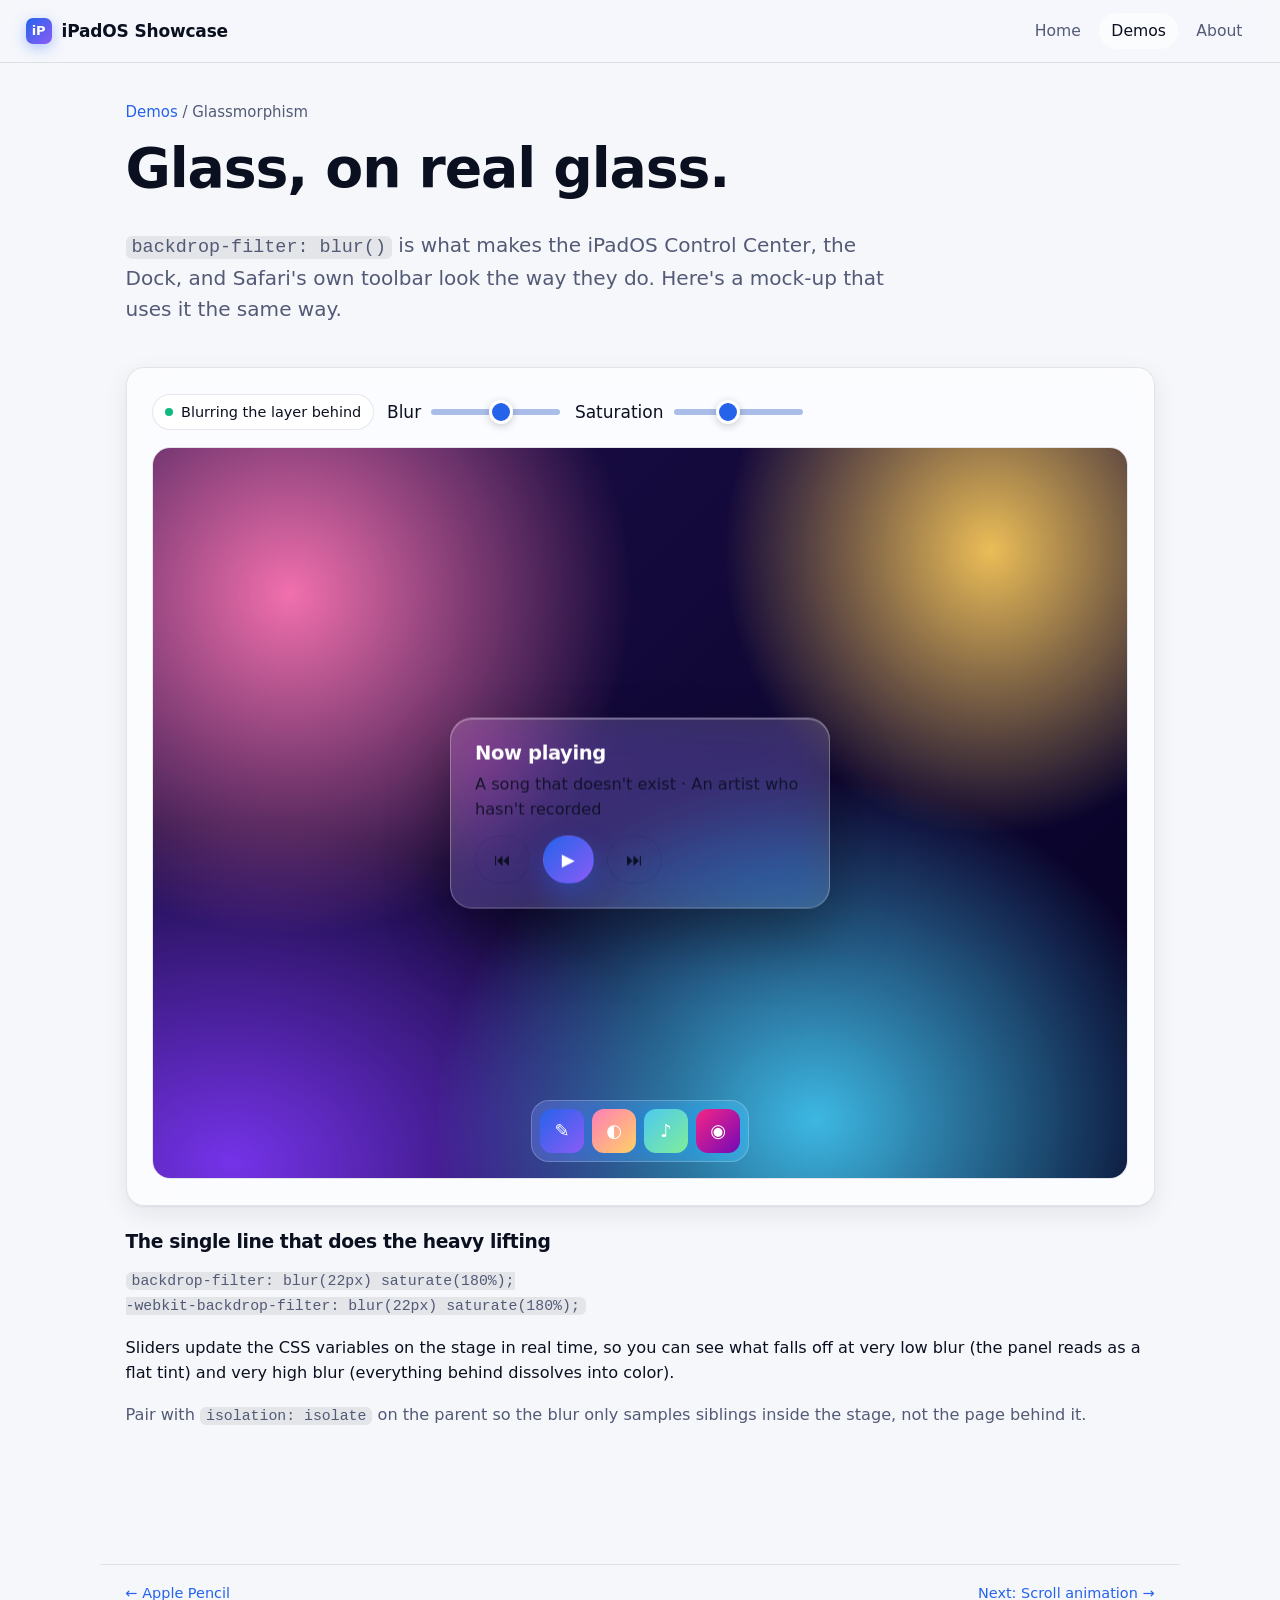
<file: demos/glass/index.html>
<!doctype html>
<html lang="en">
  <head>
    <meta charset="utf-8" />
    <meta name="viewport" content="width=device-width, initial-scale=1, viewport-fit=cover" />
    <meta name="color-scheme" content="light dark" />
    <meta name="theme-color" content="#f6f7fb" media="(prefers-color-scheme: light)" />
    <meta name="theme-color" content="#0a0d18" media="(prefers-color-scheme: dark)" />
    <meta name="description" content="A glassmorphism interface built with backdrop-filter, color-mix(), and a hand-painted gradient." />
    <title>Glassmorphism · iPadOS Showcase</title>
    <link rel="icon" href="/assets/favicon.svg" type="image/svg+xml" />
    <link rel="apple-touch-icon" href="/assets/icons/apple-touch-icon.svg" />
    <link rel="manifest" href="/manifest.webmanifest" />
    <link rel="stylesheet" href="/assets/css/styles.css" />
    <script defer src="/assets/js/main.js"></script>
    <style>
      .glass-stage {
        position: relative;
        aspect-ratio: 4 / 3;
        border-radius: var(--radius);
        overflow: hidden;
        border: 1px solid var(--border);
        isolation: isolate;
      }
      .glass-bg {
        position: absolute;
        inset: -10%;
        background:
          radial-gradient(45% 60% at 20% 25%, color-mix(in oklab, #ff7eb6 90%, transparent), transparent 65%),
          radial-gradient(35% 50% at 80% 20%, color-mix(in oklab, #ffd166 90%, transparent), transparent 65%),
          radial-gradient(50% 60% at 65% 85%, color-mix(in oklab, #4cc9f0 90%, transparent), transparent 65%),
          radial-gradient(60% 60% at 15% 90%, color-mix(in oklab, #7c3aed 90%, transparent), transparent 65%),
          linear-gradient(135deg, #1f1147, #03001e);
        animation: drift 24s linear infinite;
        filter: saturate(1.1);
      }
      @keyframes drift {
        0%   { transform: translate3d(0, 0, 0) scale(1.0); }
        50%  { transform: translate3d(-3%, 2%, 0) scale(1.05); }
        100% { transform: translate3d(0, 0, 0) scale(1.0); }
      }
      .glass-panel {
        position: absolute;
        left: 50%;
        top: 50%;
        transform: translate(-50%, -50%);
        width: min(78%, 380px);
        padding: 24px;
        border-radius: 22px;
        background: rgba(255, 255, 255, 0.16);
        border: 1px solid rgba(255, 255, 255, 0.28);
        -webkit-backdrop-filter: blur(22px) saturate(180%);
        backdrop-filter: blur(22px) saturate(180%);
        color: white;
        box-shadow:
          inset 0 1px 0 rgba(255, 255, 255, 0.35),
          0 30px 60px rgba(0, 0, 0, 0.35);
      }
      .glass-panel h3 { margin: 0 0 6px; font-weight: 600; }
      .glass-panel p  { margin: 0; opacity: 0.85; font-size: 0.95rem; }
      .glass-dock {
        position: absolute;
        left: 50%;
        bottom: 16px;
        transform: translateX(-50%);
        display: flex;
        gap: 8px;
        padding: 8px;
        border-radius: 18px;
        background: rgba(255, 255, 255, 0.14);
        border: 1px solid rgba(255, 255, 255, 0.22);
        -webkit-backdrop-filter: blur(18px) saturate(180%);
        backdrop-filter: blur(18px) saturate(180%);
      }
      .glass-dock .icon {
        width: 44px; height: 44px;
        border-radius: 12px;
        display: grid; place-items: center;
        color: white; font-size: 18px;
        background: linear-gradient(135deg, var(--accent), var(--accent-2));
      }
      .glass-dock .icon:nth-child(2) { background: linear-gradient(135deg, #ff7eb6, #ffd166); }
      .glass-dock .icon:nth-child(3) { background: linear-gradient(135deg, #4cc9f0, #80ed99); }
      .glass-dock .icon:nth-child(4) { background: linear-gradient(135deg, #f72585, #7209b7); }
      .knob { display: flex; align-items: center; gap: 8px; }
    </style>
  </head>
  <body>
    <header class="site-header">
      <a class="brand" href="/">
        <span class="brand-mark with-symbol">iP</span>
        <span>iPadOS Showcase</span>
      </a>
      <nav class="nav" aria-label="Primary">
        <a href="/">Home</a>
        <a href="/demos/">Demos</a>
        <a href="/about/">About</a>
      </nav>
    </header>

    <main>
      <div class="demo-header">
        <div class="crumb"><a href="/demos/">Demos</a> / Glassmorphism</div>
        <h1>Glass, on real glass.</h1>
        <p class="lead">
          <code>backdrop-filter: blur()</code> is what makes the iPadOS Control
          Center, the Dock, and Safari's own toolbar look the way they do.
          Here's a mock-up that uses it the same way.
        </p>
      </div>

      <div class="card demo-stage stack">
        <div class="row">
          <span class="status is-ok" id="status">Blurring the layer behind</span>
          <span class="knob">
            <span class="label">Blur</span>
            <input type="range" id="blur" min="0" max="40" value="22" />
          </span>
          <span class="knob">
            <span class="label">Saturation</span>
            <input type="range" id="sat" min="100" max="300" value="180" />
          </span>
        </div>

        <div class="glass-stage" id="stage">
          <div class="glass-bg" aria-hidden="true"></div>
          <div class="glass-panel">
            <h3>Now playing</h3>
            <p>A song that doesn't exist · An artist who hasn't recorded</p>
            <div class="row" style="margin-top:14px;">
              <button class="button ghost" type="button">⏮︎</button>
              <button class="button primary" type="button">▶</button>
              <button class="button ghost" type="button">⏭︎</button>
            </div>
          </div>
          <div class="glass-dock" aria-hidden="true">
            <div class="icon">✎</div>
            <div class="icon">◐</div>
            <div class="icon">♪</div>
            <div class="icon">◉</div>
          </div>
        </div>
      </div>

      <section class="notes">
        <h2>The single line that does the heavy lifting</h2>
        <pre><code>backdrop-filter: blur(22px) saturate(180%);
-webkit-backdrop-filter: blur(22px) saturate(180%);</code></pre>
        <p>
          Sliders update the CSS variables on the stage in real time, so you
          can see what falls off at very low blur (the panel reads as a flat
          tint) and very high blur (everything behind dissolves into color).
        </p>
        <p class="muted">
          Pair with <code>isolation: isolate</code> on the parent so the blur
          only samples siblings inside the stage, not the page behind it.
        </p>
      </section>
    </main>

    <footer class="site-footer">
      <span><a href="/demos/pencil/">← Apple Pencil</a></span>
      <span><a href="/demos/scroll/">Next: Scroll animation →</a></span>
    </footer>

    <script>
      // Tiny inline controller — too small to deserve its own file.
      (function () {
        const panel = document.querySelector(".glass-panel");
        const dock  = document.querySelector(".glass-dock");
        const blur  = document.getElementById("blur");
        const sat   = document.getElementById("sat");
        function apply() {
          const f = `blur(${blur.value}px) saturate(${sat.value}%)`;
          panel.style.backdropFilter = f;
          panel.style.webkitBackdropFilter = f;
          dock.style.backdropFilter = f;
          dock.style.webkitBackdropFilter = f;
        }
        blur.addEventListener("input", apply);
        sat.addEventListener("input", apply);

        if (!CSS.supports("backdrop-filter", "blur(1px)") &&
            !CSS.supports("-webkit-backdrop-filter", "blur(1px)")) {
          const status = document.getElementById("status");
          window.iPadOS?.setStatus(status, "warn", "backdrop-filter not supported");
        }
      })();
    </script>
  </body>
</html>
</file>
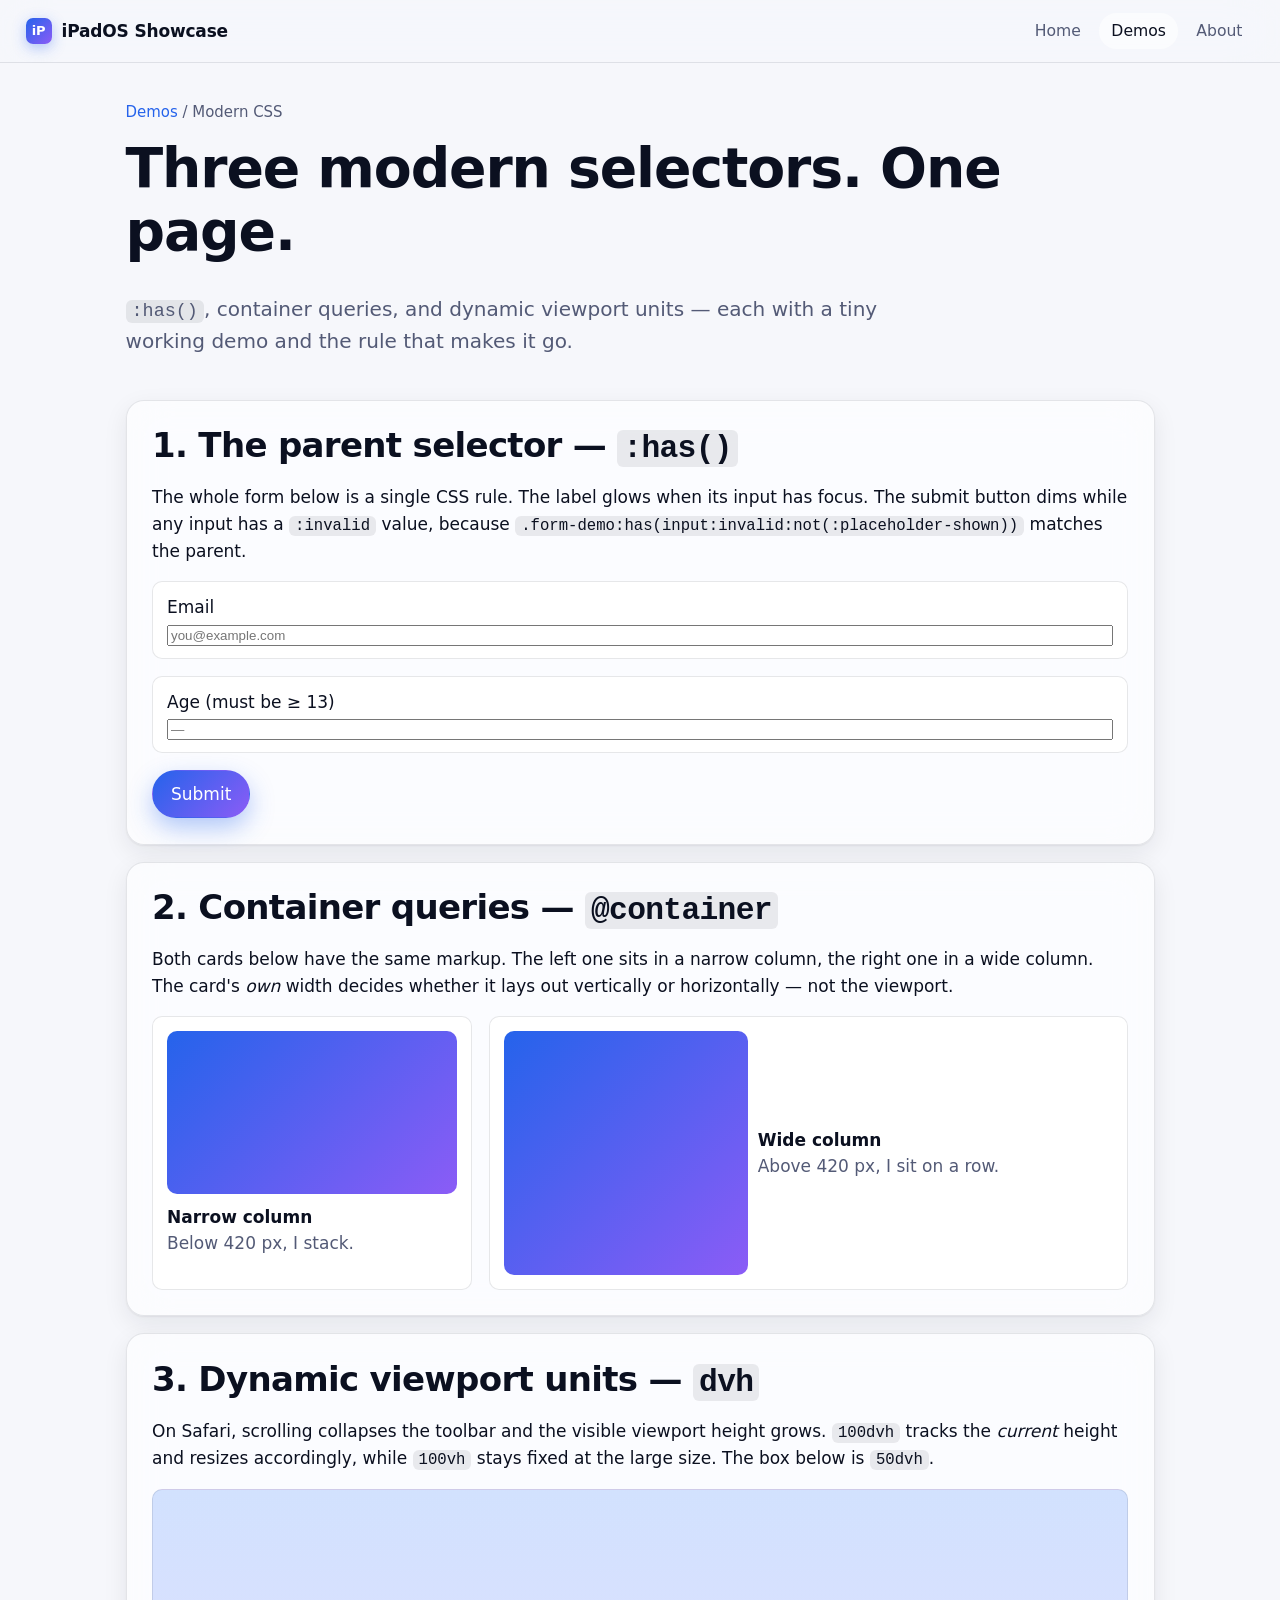
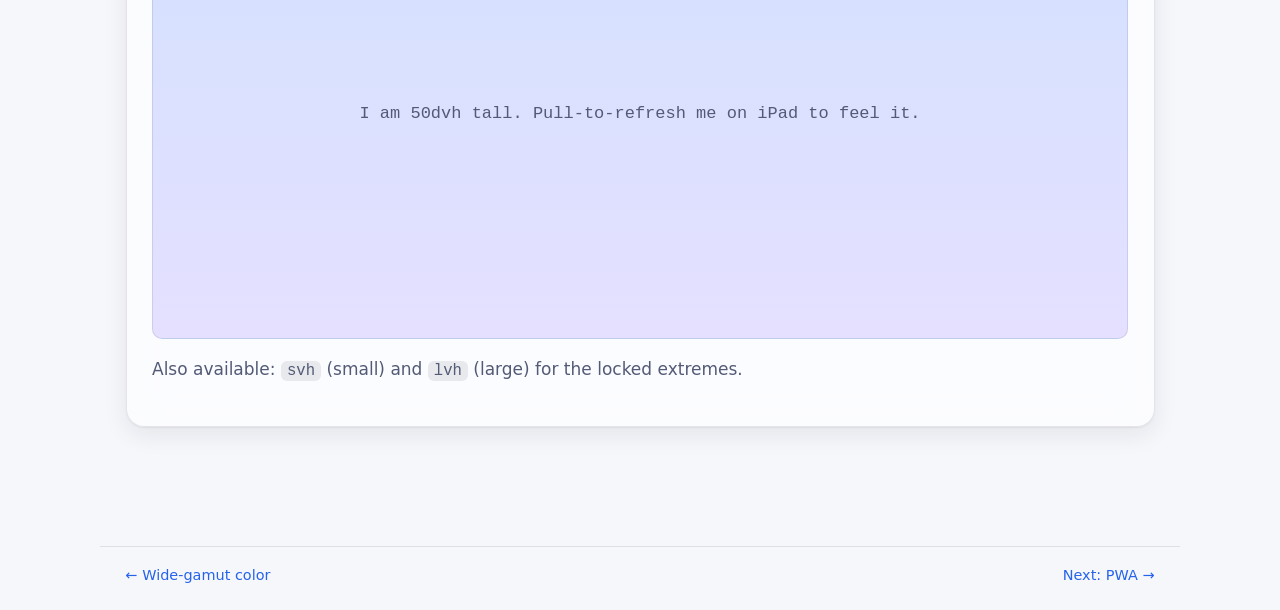
<file: demos/modern-css/index.html>
<!doctype html>
<html lang="en">
  <head>
    <meta charset="utf-8" />
    <meta name="viewport" content="width=device-width, initial-scale=1, viewport-fit=cover" />
    <meta name="color-scheme" content="light dark" />
    <meta name="theme-color" content="#f6f7fb" media="(prefers-color-scheme: light)" />
    <meta name="theme-color" content="#0a0d18" media="(prefers-color-scheme: dark)" />
    <meta name="description" content=":has(), container queries, and dynamic viewport units, all on one page." />
    <title>Modern CSS · iPadOS Showcase</title>
    <link rel="icon" href="/assets/favicon.svg" type="image/svg+xml" />
    <link rel="apple-touch-icon" href="/assets/icons/apple-touch-icon.svg" />
    <link rel="manifest" href="/manifest.webmanifest" />
    <link rel="stylesheet" href="/assets/css/styles.css" />
    <script defer src="/assets/js/main.js"></script>
    <style>
      /* ---------- :has() demo ---------- */
      .form-demo label {
        display: grid;
        gap: 4px;
        background: var(--surface-2);
        border: 1px solid var(--border);
        border-radius: var(--radius-sm);
        padding: 12px 14px;
      }
      .form-demo label:has(input:focus) {
        border-color: color-mix(in oklab, var(--accent) 60%, var(--border));
        box-shadow: 0 0 0 4px color-mix(in oklab, var(--accent) 20%, transparent);
      }
      .form-demo label:has(input:invalid:not(:placeholder-shown)) {
        border-color: color-mix(in oklab, var(--danger) 60%, var(--border));
      }
      .form-demo:has(input:invalid:not(:placeholder-shown)) .submit { opacity: 0.5; pointer-events: none; }

      /* ---------- Container queries demo ---------- */
      .cq-wrap {
        display: grid;
        gap: var(--space-3);
        grid-template-columns: 1fr;
      }
      @media (min-width: 720px) {
        .cq-wrap { grid-template-columns: 1fr 2fr; }
      }
      .cq-card {
        container-type: inline-size;
        background: var(--surface-2);
        border: 1px solid var(--border);
        border-radius: var(--radius-sm);
        padding: 14px;
      }
      .cq-card .inner {
        display: flex;
        flex-direction: column;
        gap: 10px;
      }
      .cq-card .inner img,
      .cq-card .inner .ph {
        width: 100%;
        aspect-ratio: 16 / 9;
        border-radius: 10px;
        background: linear-gradient(135deg, var(--accent), var(--accent-2));
      }
      @container (min-width: 420px) {
        .cq-card .inner {
          flex-direction: row;
          align-items: center;
        }
        .cq-card .inner .ph { width: 40%; aspect-ratio: 1; }
      }

      /* ---------- Dynamic viewport units demo ---------- */
      .dvh-stage {
        height: 50dvh;
        background: linear-gradient(180deg,
          color-mix(in oklab, var(--accent) 20%, var(--surface-2)),
          color-mix(in oklab, var(--accent-2) 20%, var(--surface-2)));
        border: 1px solid var(--border);
        border-radius: var(--radius-sm);
        display: grid;
        place-items: center;
        font-family: var(--font-mono);
        color: var(--text-muted);
        text-align: center;
        padding: var(--space-3);
      }
    </style>
  </head>
  <body>
    <header class="site-header">
      <a class="brand" href="/">
        <span class="brand-mark with-symbol">iP</span>
        <span>iPadOS Showcase</span>
      </a>
      <nav class="nav" aria-label="Primary">
        <a href="/">Home</a>
        <a href="/demos/">Demos</a>
        <a href="/about/">About</a>
      </nav>
    </header>

    <main>
      <div class="demo-header">
        <div class="crumb"><a href="/demos/">Demos</a> / Modern CSS</div>
        <h1>Three modern selectors. One page.</h1>
        <p class="lead">
          <code>:has()</code>, container queries, and dynamic viewport units —
          each with a tiny working demo and the rule that makes it go.
        </p>
      </div>

      <div class="card demo-stage stack">
        <h2 style="margin-top:0">1. The parent selector — <code>:has()</code></h2>
        <p>
          The whole form below is a single CSS rule. The label glows when its
          input has focus. The submit button dims while any input has a
          <code>:invalid</code> value, because <code>.form-demo:has(input:invalid:not(:placeholder-shown))</code>
          matches the parent.
        </p>
        <form class="form-demo stack" onsubmit="event.preventDefault();">
          <label>
            <span>Email</span>
            <input type="email" placeholder="you@example.com" required />
          </label>
          <label>
            <span>Age (must be ≥ 13)</span>
            <input type="number" min="13" placeholder="—" required />
          </label>
          <div>
            <button class="button primary submit" type="submit">Submit</button>
          </div>
        </form>
      </div>

      <div class="card demo-stage stack" style="margin-top: var(--space-3);">
        <h2 style="margin-top:0">2. Container queries — <code>@container</code></h2>
        <p>
          Both cards below have the same markup. The left one sits in a narrow
          column, the right one in a wide column. The card's <em>own</em>
          width decides whether it lays out vertically or horizontally — not
          the viewport.
        </p>
        <div class="cq-wrap">
          <div class="cq-card">
            <div class="inner">
              <div class="ph"></div>
              <div>
                <strong>Narrow column</strong>
                <p class="muted" style="margin:0">Below 420 px, I stack.</p>
              </div>
            </div>
          </div>
          <div class="cq-card">
            <div class="inner">
              <div class="ph"></div>
              <div>
                <strong>Wide column</strong>
                <p class="muted" style="margin:0">Above 420 px, I sit on a row.</p>
              </div>
            </div>
          </div>
        </div>
      </div>

      <div class="card demo-stage stack" style="margin-top: var(--space-3);">
        <h2 style="margin-top:0">3. Dynamic viewport units — <code>dvh</code></h2>
        <p>
          On Safari, scrolling collapses the toolbar and the visible viewport
          height grows. <code>100dvh</code> tracks the <em>current</em> height
          and resizes accordingly, while <code>100vh</code> stays fixed at the
          large size. The box below is <code>50dvh</code>.
        </p>
        <div class="dvh-stage">I am 50dvh tall. Pull-to-refresh me on iPad to feel it.</div>
        <p class="muted">Also available: <code>svh</code> (small) and <code>lvh</code> (large) for the locked extremes.</p>
      </div>
    </main>

    <footer class="site-footer">
      <span><a href="/demos/color/">← Wide-gamut color</a></span>
      <span><a href="/demos/pwa/">Next: PWA →</a></span>
    </footer>
  </body>
</html>
</file>
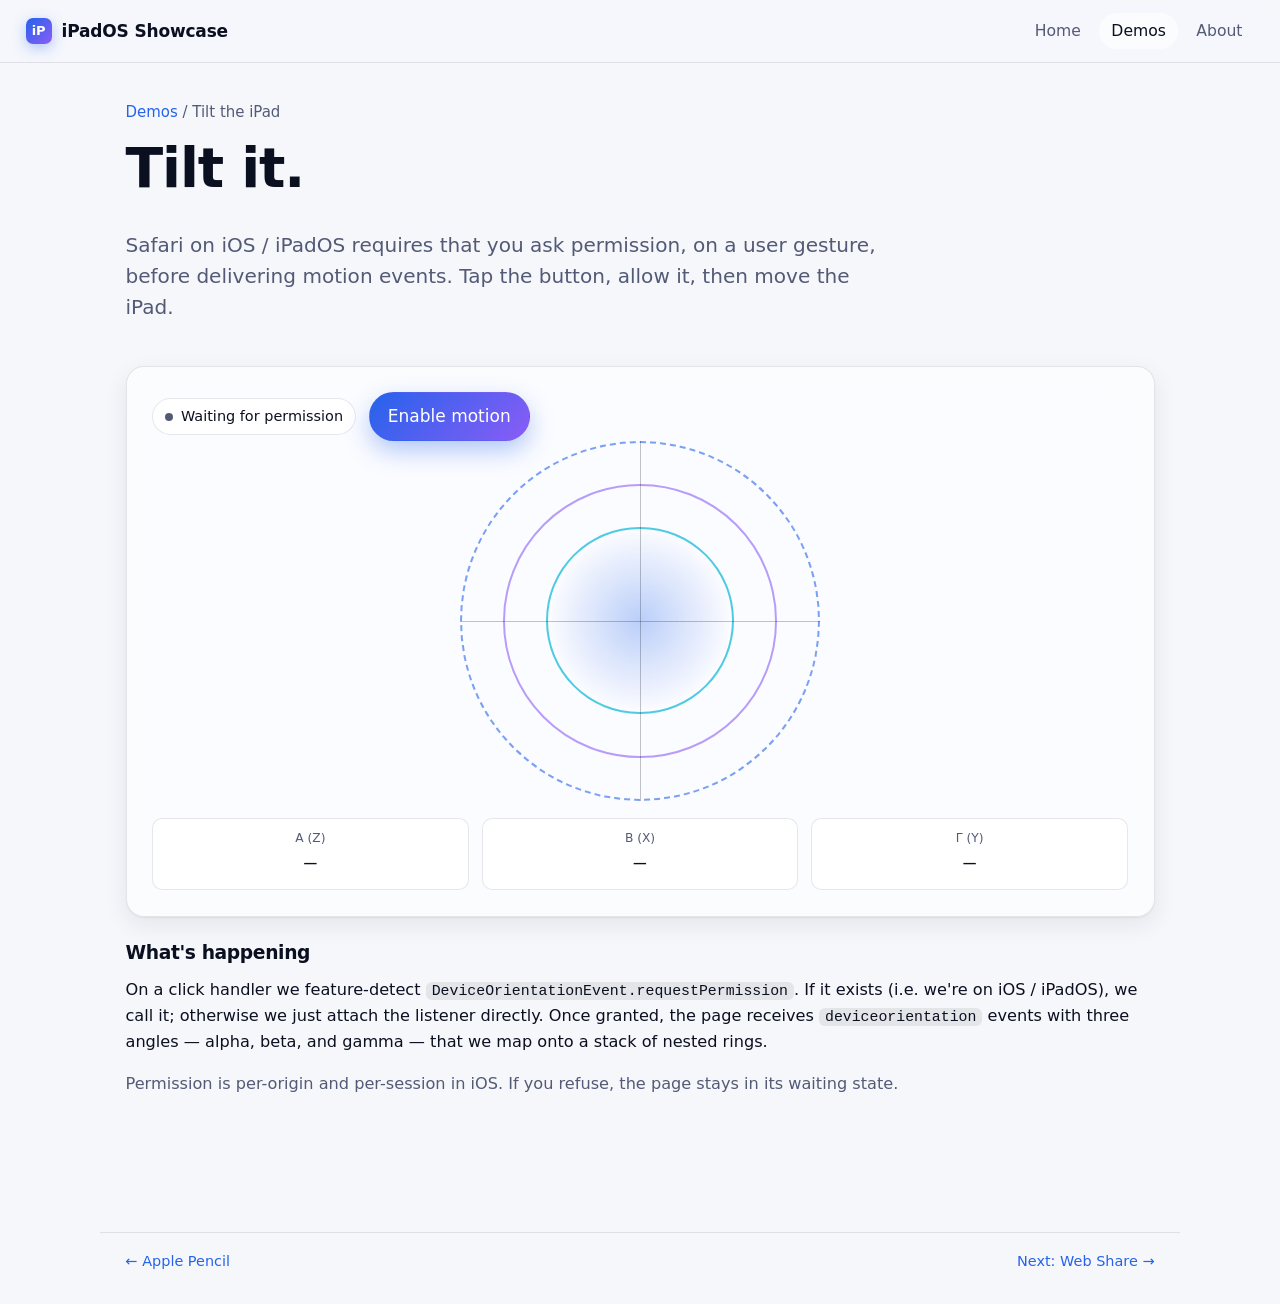
<file: demos/motion/index.html>
<!doctype html>
<html lang="en">
  <head>
    <meta charset="utf-8" />
    <meta name="viewport" content="width=device-width, initial-scale=1, viewport-fit=cover" />
    <meta name="color-scheme" content="light dark" />
    <meta name="theme-color" content="#f6f7fb" media="(prefers-color-scheme: light)" />
    <meta name="theme-color" content="#0a0d18" media="(prefers-color-scheme: dark)" />
    <meta name="description" content="DeviceOrientation in Safari on iPadOS, including the iOS permission prompt." />
    <title>Tilt the iPad · iPadOS Showcase</title>
    <link rel="icon" href="/assets/favicon.svg" type="image/svg+xml" />
    <link rel="apple-touch-icon" href="/assets/icons/apple-touch-icon.svg" />
    <link rel="manifest" href="/manifest.webmanifest" />
    <link rel="stylesheet" href="/assets/css/styles.css" />
    <script defer src="/assets/js/main.js"></script>
    <script defer src="/assets/js/demos/motion.js"></script>
    <style>
      .gimbal {
        position: relative;
        aspect-ratio: 1;
        max-width: 360px;
        margin: 0 auto;
        perspective: 1000px;
      }
      .gimbal .ring {
        position: absolute;
        inset: 0;
        border-radius: 50%;
        border: 2px solid color-mix(in oklab, var(--accent) 60%, transparent);
        transform-style: preserve-3d;
        transition: transform 0.05s linear;
      }
      .gimbal .ring.outer { border-style: dashed; }
      .gimbal .ring.middle { inset: 12%; border-color: color-mix(in oklab, var(--accent-2) 60%, transparent); }
      .gimbal .ring.inner  {
        inset: 24%;
        border-color: color-mix(in oklab, var(--accent-3) 70%, transparent);
        background: radial-gradient(circle at 50% 50%,
          color-mix(in oklab, var(--accent) 30%, transparent), transparent 70%);
      }
      .gimbal .crosshair {
        position: absolute;
        inset: 0;
        pointer-events: none;
      }
      .gimbal .crosshair::before,
      .gimbal .crosshair::after {
        content: "";
        position: absolute;
        background: color-mix(in oklab, var(--text) 25%, transparent);
      }
      .gimbal .crosshair::before { left: 50%; top: 0; bottom: 0; width: 1px; }
      .gimbal .crosshair::after  { top: 50%; left: 0; right: 0; height: 1px; }
      .axis {
        display: grid;
        grid-template-columns: repeat(3, 1fr);
        gap: var(--space-2);
        margin-top: var(--space-3);
      }
      .axis .cell {
        background: var(--surface-2);
        border: 1px solid var(--border);
        border-radius: var(--radius-sm);
        padding: 10px 12px;
        text-align: center;
      }
      .axis .k { font-size: 0.72rem; color: var(--text-muted); text-transform: uppercase; }
      .axis .v { font-family: var(--font-mono); font-size: 1.2rem; }
    </style>
  </head>
  <body>
    <header class="site-header">
      <a class="brand" href="/">
        <span class="brand-mark with-symbol">iP</span>
        <span>iPadOS Showcase</span>
      </a>
      <nav class="nav" aria-label="Primary">
        <a href="/">Home</a>
        <a href="/demos/">Demos</a>
        <a href="/about/">About</a>
      </nav>
    </header>

    <main>
      <div class="demo-header">
        <div class="crumb"><a href="/demos/">Demos</a> / Tilt the iPad</div>
        <h1>Tilt it.</h1>
        <p class="lead">
          Safari on iOS / iPadOS requires that you ask permission, on a user
          gesture, before delivering motion events. Tap the button, allow it,
          then move the iPad.
        </p>
      </div>

      <div class="card demo-stage stack">
        <div class="row">
          <span class="status" id="status">Waiting for permission</span>
          <button class="button primary" id="start" type="button">Enable motion</button>
        </div>

        <div class="gimbal" id="gimbal" aria-hidden="true">
          <div class="ring outer" id="ring-outer"></div>
          <div class="ring middle" id="ring-middle"></div>
          <div class="ring inner" id="ring-inner"></div>
          <div class="crosshair"></div>
        </div>

        <div class="axis">
          <div class="cell"><div class="k">α (z)</div><div class="v" id="t-alpha">—</div></div>
          <div class="cell"><div class="k">β (x)</div><div class="v" id="t-beta">—</div></div>
          <div class="cell"><div class="k">γ (y)</div><div class="v" id="t-gamma">—</div></div>
        </div>
      </div>

      <section class="notes">
        <h2>What's happening</h2>
        <p>
          On a click handler we feature-detect
          <code>DeviceOrientationEvent.requestPermission</code>. If it exists
          (i.e. we're on iOS / iPadOS), we call it; otherwise we just attach
          the listener directly. Once granted, the page receives
          <code>deviceorientation</code> events with three angles — alpha,
          beta, and gamma — that we map onto a stack of nested rings.
        </p>
        <p class="muted">
          Permission is per-origin and per-session in iOS. If you refuse, the
          page stays in its waiting state.
        </p>
      </section>
    </main>

    <footer class="site-footer">
      <span><a href="/demos/pencil/">← Apple Pencil</a></span>
      <span><a href="/demos/share/">Next: Web Share →</a></span>
    </footer>
  </body>
</html>
</file>
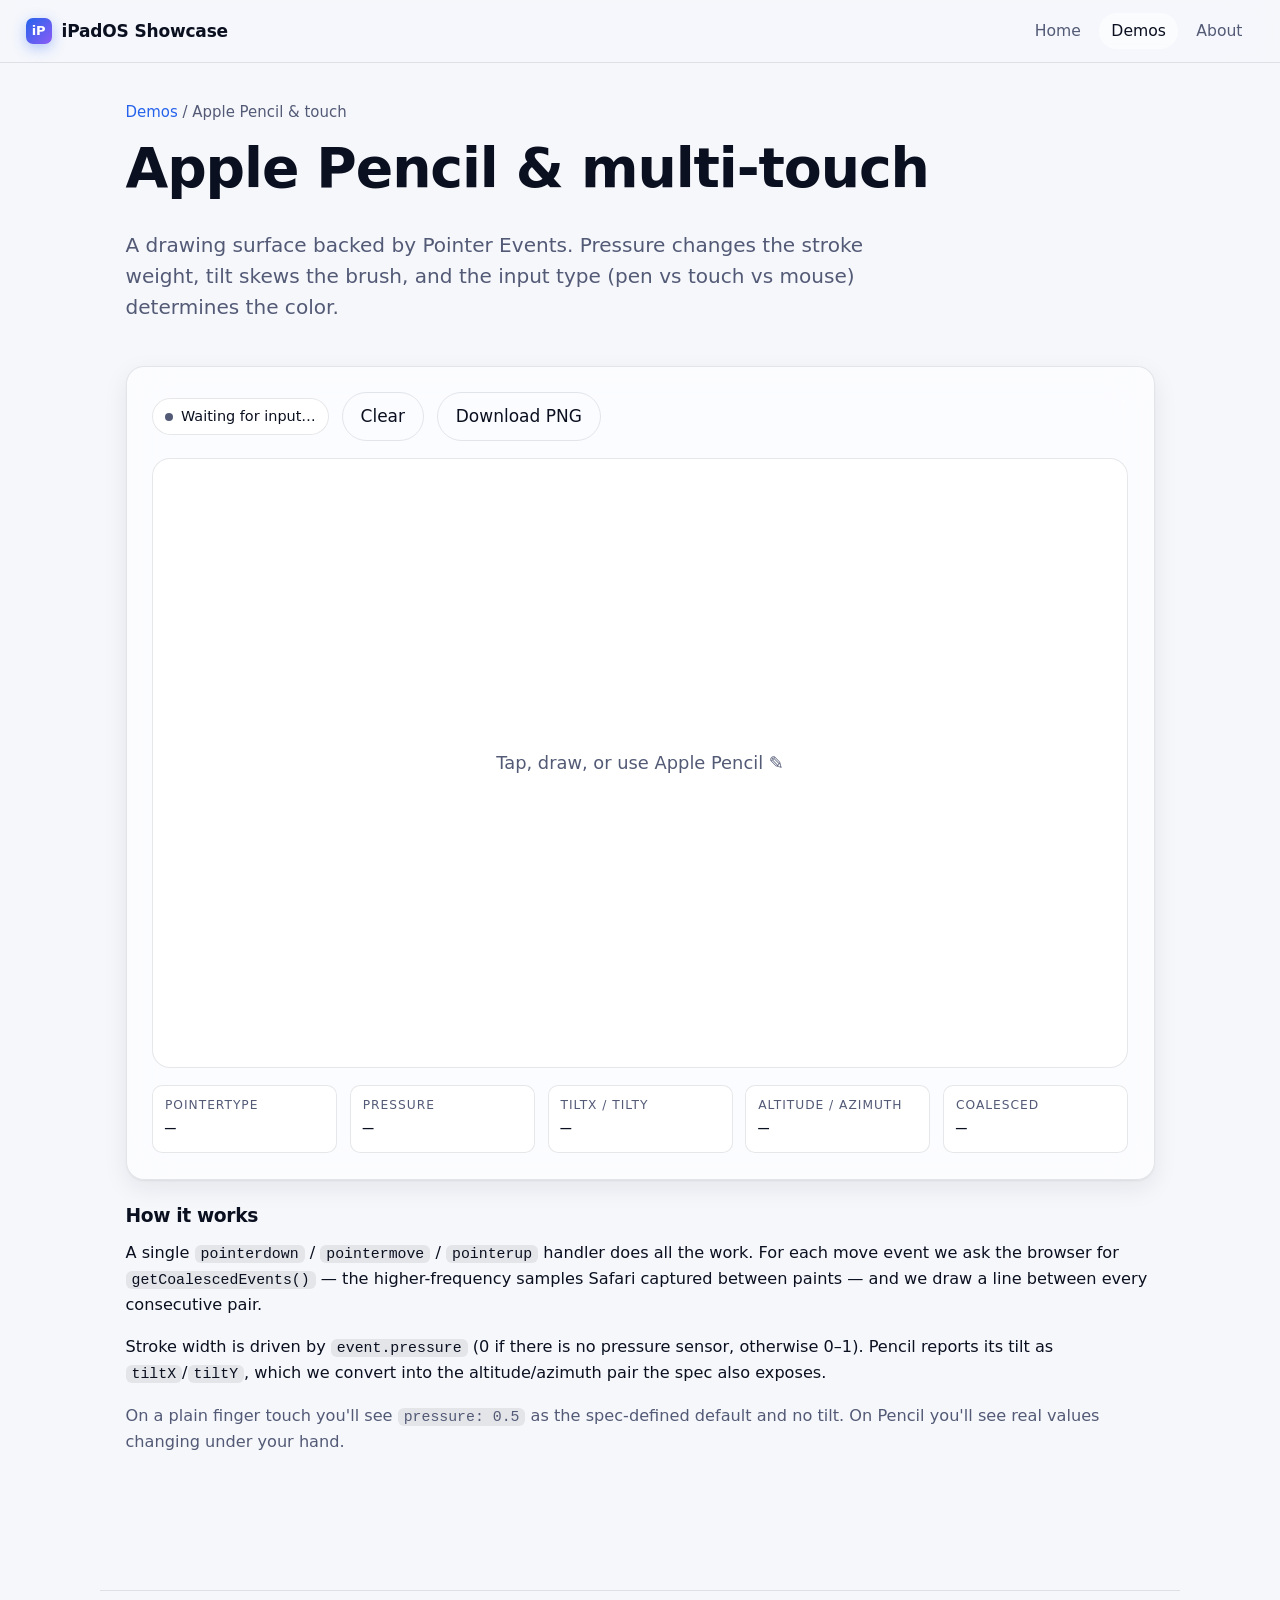
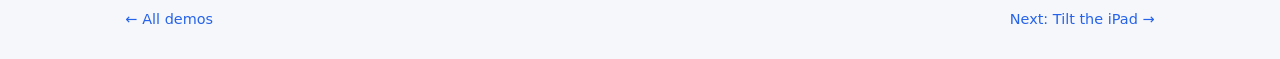
<file: demos/pencil/index.html>
<!doctype html>
<html lang="en">
  <head>
    <meta charset="utf-8" />
    <meta name="viewport" content="width=device-width, initial-scale=1, viewport-fit=cover" />
    <meta name="color-scheme" content="light dark" />
    <meta name="theme-color" content="#f6f7fb" media="(prefers-color-scheme: light)" />
    <meta name="theme-color" content="#0a0d18" media="(prefers-color-scheme: dark)" />
    <meta name="description" content="Pointer Events with pressure, tilt, and pointer type — a real Apple Pencil drawing surface." />
    <title>Apple Pencil &amp; touch · iPadOS Showcase</title>
    <link rel="icon" href="/assets/favicon.svg" type="image/svg+xml" />
    <link rel="apple-touch-icon" href="/assets/icons/apple-touch-icon.svg" />
    <link rel="manifest" href="/manifest.webmanifest" />
    <link rel="stylesheet" href="/assets/css/styles.css" />
    <script defer src="/assets/js/main.js"></script>
    <script defer src="/assets/js/demos/pencil.js"></script>
    <style>
      .pad {
        position: relative;
        aspect-ratio: 16 / 10;
        background: var(--surface-2);
        border-radius: var(--radius);
        border: 1px solid var(--border);
        overflow: hidden;
        touch-action: none; /* let pointer events fire continuously */
        cursor: crosshair;
      }
      .pad canvas { width: 100%; height: 100%; display: block; }
      .pad .hint {
        position: absolute;
        inset: 0;
        display: grid;
        place-items: center;
        color: var(--text-muted);
        font-size: 1.05rem;
        pointer-events: none;
        transition: opacity 0.3s ease;
      }
      .pad.dirty .hint { opacity: 0; }
      .telemetry {
        display: grid;
        grid-template-columns: repeat(auto-fit, minmax(140px, 1fr));
        gap: var(--space-2);
        margin-top: var(--space-3);
      }
      .telemetry .cell {
        background: var(--surface-2);
        border: 1px solid var(--border);
        border-radius: var(--radius-sm);
        padding: 10px 12px;
      }
      .telemetry .k {
        font-size: 0.72rem;
        color: var(--text-muted);
        text-transform: uppercase;
        letter-spacing: 0.08em;
      }
      .telemetry .v {
        font-family: var(--font-mono);
        font-size: 1.05rem;
      }
    </style>
  </head>
  <body>
    <header class="site-header">
      <a class="brand" href="/">
        <span class="brand-mark with-symbol">iP</span>
        <span>iPadOS Showcase</span>
      </a>
      <nav class="nav" aria-label="Primary">
        <a href="/">Home</a>
        <a href="/demos/">Demos</a>
        <a href="/about/">About</a>
      </nav>
    </header>

    <main>
      <div class="demo-header">
        <div class="crumb"><a href="/demos/">Demos</a> / Apple Pencil &amp; touch</div>
        <h1>Apple Pencil &amp; multi-touch</h1>
        <p class="lead">
          A drawing surface backed by Pointer Events. Pressure changes the stroke
          weight, tilt skews the brush, and the input type (pen vs touch vs
          mouse) determines the color.
        </p>
      </div>

      <div class="card demo-stage stack">
        <div class="row">
          <span class="status" id="status">Waiting for input…</span>
          <button class="button ghost" id="clear" type="button">Clear</button>
          <button class="button ghost" id="download" type="button">Download PNG</button>
        </div>

        <div class="pad" id="pad">
          <canvas id="canvas"></canvas>
          <div class="hint">Tap, draw, or use Apple Pencil ✎</div>
        </div>

        <div class="telemetry">
          <div class="cell"><div class="k">pointerType</div><div class="v" id="t-type">—</div></div>
          <div class="cell"><div class="k">pressure</div><div class="v" id="t-pressure">—</div></div>
          <div class="cell"><div class="k">tiltX / tiltY</div><div class="v" id="t-tilt">—</div></div>
          <div class="cell"><div class="k">altitude / azimuth</div><div class="v" id="t-azimuth">—</div></div>
          <div class="cell"><div class="k">coalesced</div><div class="v" id="t-coalesced">—</div></div>
        </div>
      </div>

      <section class="notes">
        <h2>How it works</h2>
        <p>
          A single <code>pointerdown</code> / <code>pointermove</code> /
          <code>pointerup</code> handler does all the work. For each move event
          we ask the browser for <code>getCoalescedEvents()</code> — the
          higher-frequency samples Safari captured between paints — and we draw
          a line between every consecutive pair.
        </p>
        <p>
          Stroke width is driven by <code>event.pressure</code> (0 if there is
          no pressure sensor, otherwise 0–1). Pencil reports its tilt as
          <code>tiltX</code>/<code>tiltY</code>, which we convert into the
          altitude/azimuth pair the spec also exposes.
        </p>
        <p class="muted">
          On a plain finger touch you'll see <code>pressure: 0.5</code> as the
          spec-defined default and no tilt. On Pencil you'll see real values
          changing under your hand.
        </p>
      </section>
    </main>

    <footer class="site-footer">
      <span><a href="/demos/">← All demos</a></span>
      <span><a href="/demos/motion/">Next: Tilt the iPad →</a></span>
    </footer>
  </body>
</html>
</file>
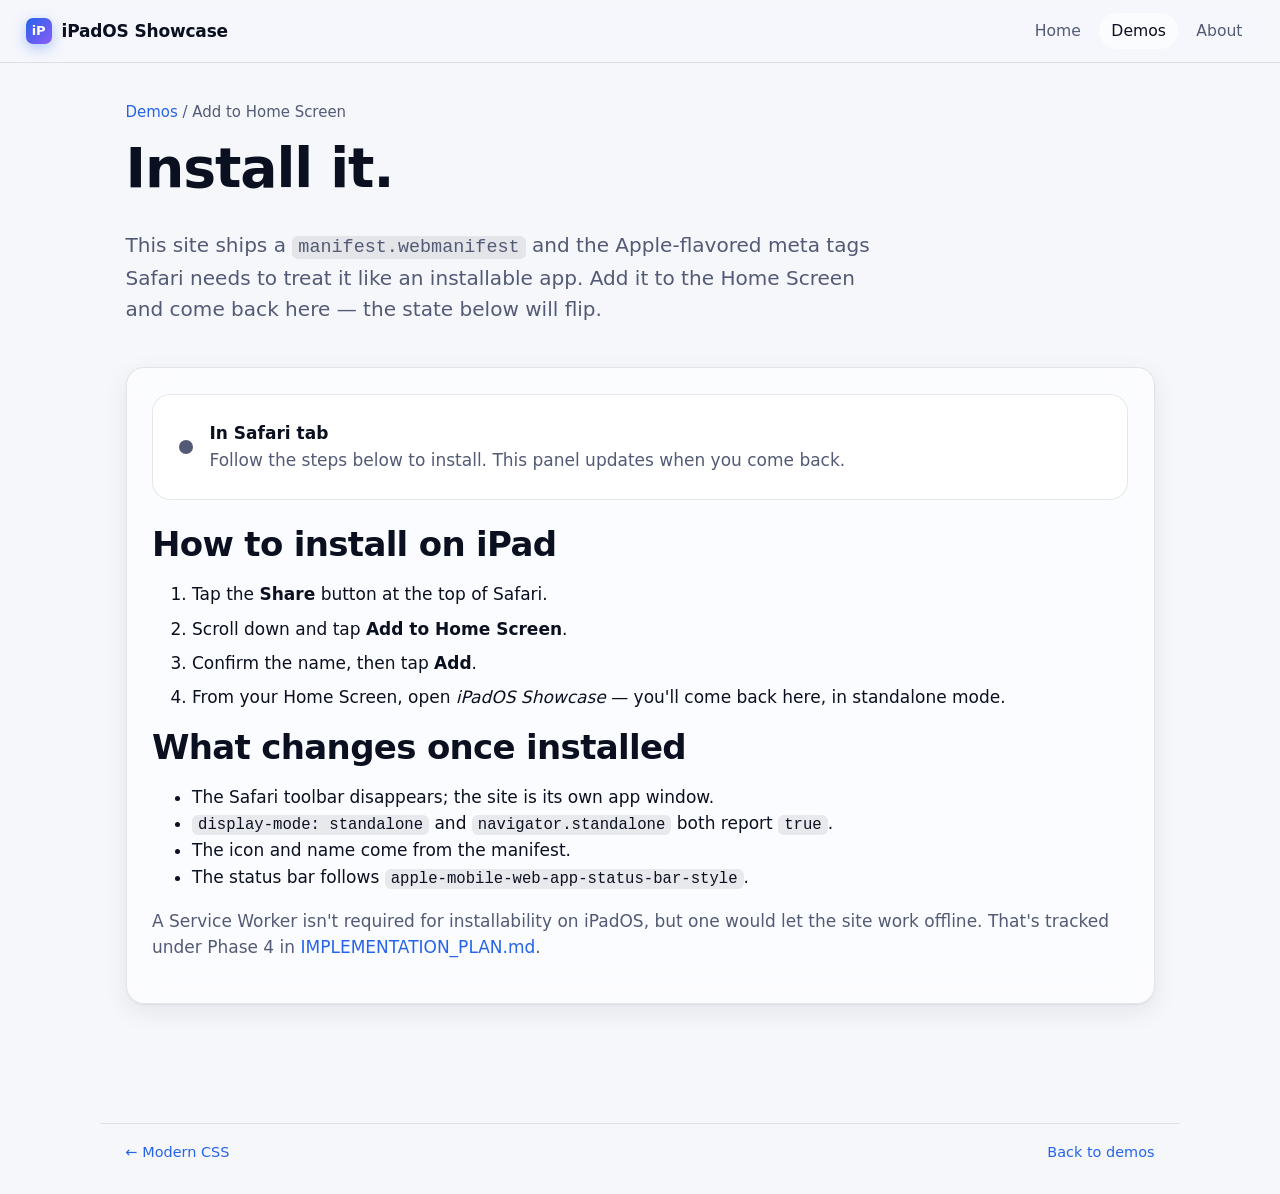
<file: demos/pwa/index.html>
<!doctype html>
<html lang="en">
  <head>
    <meta charset="utf-8" />
    <meta name="viewport" content="width=device-width, initial-scale=1, viewport-fit=cover" />
    <meta name="color-scheme" content="light dark" />
    <meta name="theme-color" content="#f6f7fb" media="(prefers-color-scheme: light)" />
    <meta name="theme-color" content="#0a0d18" media="(prefers-color-scheme: dark)" />
    <meta name="description" content="Add this site to the iPad Home Screen and watch it switch to standalone mode." />
    <title>Add to Home Screen · iPadOS Showcase</title>
    <link rel="icon" href="/assets/favicon.svg" type="image/svg+xml" />
    <link rel="apple-touch-icon" href="/assets/icons/apple-touch-icon.svg" />
    <link rel="manifest" href="/manifest.webmanifest" />
    <link rel="stylesheet" href="/assets/css/styles.css" />
    <script defer src="/assets/js/main.js"></script>
    <script defer src="/assets/js/demos/pwa.js"></script>
    <style>
      .install-state {
        padding: var(--space-4);
        border-radius: var(--radius);
        background: var(--surface-2);
        border: 1px solid var(--border);
        display: flex;
        gap: var(--space-3);
        align-items: center;
      }
      .install-state .dot {
        width: 14px;
        height: 14px;
        border-radius: 50%;
        background: var(--text-muted);
        flex: none;
      }
      .install-state.is-installed .dot { background: var(--ok); box-shadow: 0 0 14px color-mix(in oklab, var(--ok) 60%, transparent); }
      ol.steps li { margin-bottom: 8px; }
    </style>
  </head>
  <body>
    <header class="site-header">
      <a class="brand" href="/">
        <span class="brand-mark with-symbol">iP</span>
        <span>iPadOS Showcase</span>
      </a>
      <nav class="nav" aria-label="Primary">
        <a href="/">Home</a>
        <a href="/demos/">Demos</a>
        <a href="/about/">About</a>
      </nav>
    </header>

    <main>
      <div class="demo-header">
        <div class="crumb"><a href="/demos/">Demos</a> / Add to Home Screen</div>
        <h1>Install it.</h1>
        <p class="lead">
          This site ships a <code>manifest.webmanifest</code> and the Apple-flavored
          meta tags Safari needs to treat it like an installable app. Add it
          to the Home Screen and come back here — the state below will flip.
        </p>
      </div>

      <div class="card demo-stage stack">
        <div class="install-state" id="state">
          <span class="dot"></span>
          <div>
            <strong id="state-label">In Safari tab</strong>
            <p class="muted" id="state-desc" style="margin:0">
              You're viewing this site in a regular Safari tab.
            </p>
          </div>
        </div>

        <h2 style="margin-top: var(--space-4)">How to install on iPad</h2>
        <ol class="steps">
          <li>Tap the <strong>Share</strong> button at the top of Safari.</li>
          <li>Scroll down and tap <strong>Add to Home Screen</strong>.</li>
          <li>Confirm the name, then tap <strong>Add</strong>.</li>
          <li>From your Home Screen, open <em>iPadOS Showcase</em> — you'll come back here, in standalone mode.</li>
        </ol>

        <h2>What changes once installed</h2>
        <ul>
          <li>The Safari toolbar disappears; the site is its own app window.</li>
          <li><code>display-mode: standalone</code> and <code>navigator.standalone</code> both report <code>true</code>.</li>
          <li>The icon and name come from the manifest.</li>
          <li>The status bar follows <code>apple-mobile-web-app-status-bar-style</code>.</li>
        </ul>

        <p class="muted">
          A Service Worker isn't required for installability on iPadOS, but
          one would let the site work offline. That's tracked under Phase 4
          in <a href="/IMPLEMENTATION_PLAN.md" rel="noopener">IMPLEMENTATION_PLAN.md</a>.
        </p>
      </div>
    </main>

    <footer class="site-footer">
      <span><a href="/demos/modern-css/">← Modern CSS</a></span>
      <span><a href="/demos/">Back to demos</a></span>
    </footer>
  </body>
</html>
</file>
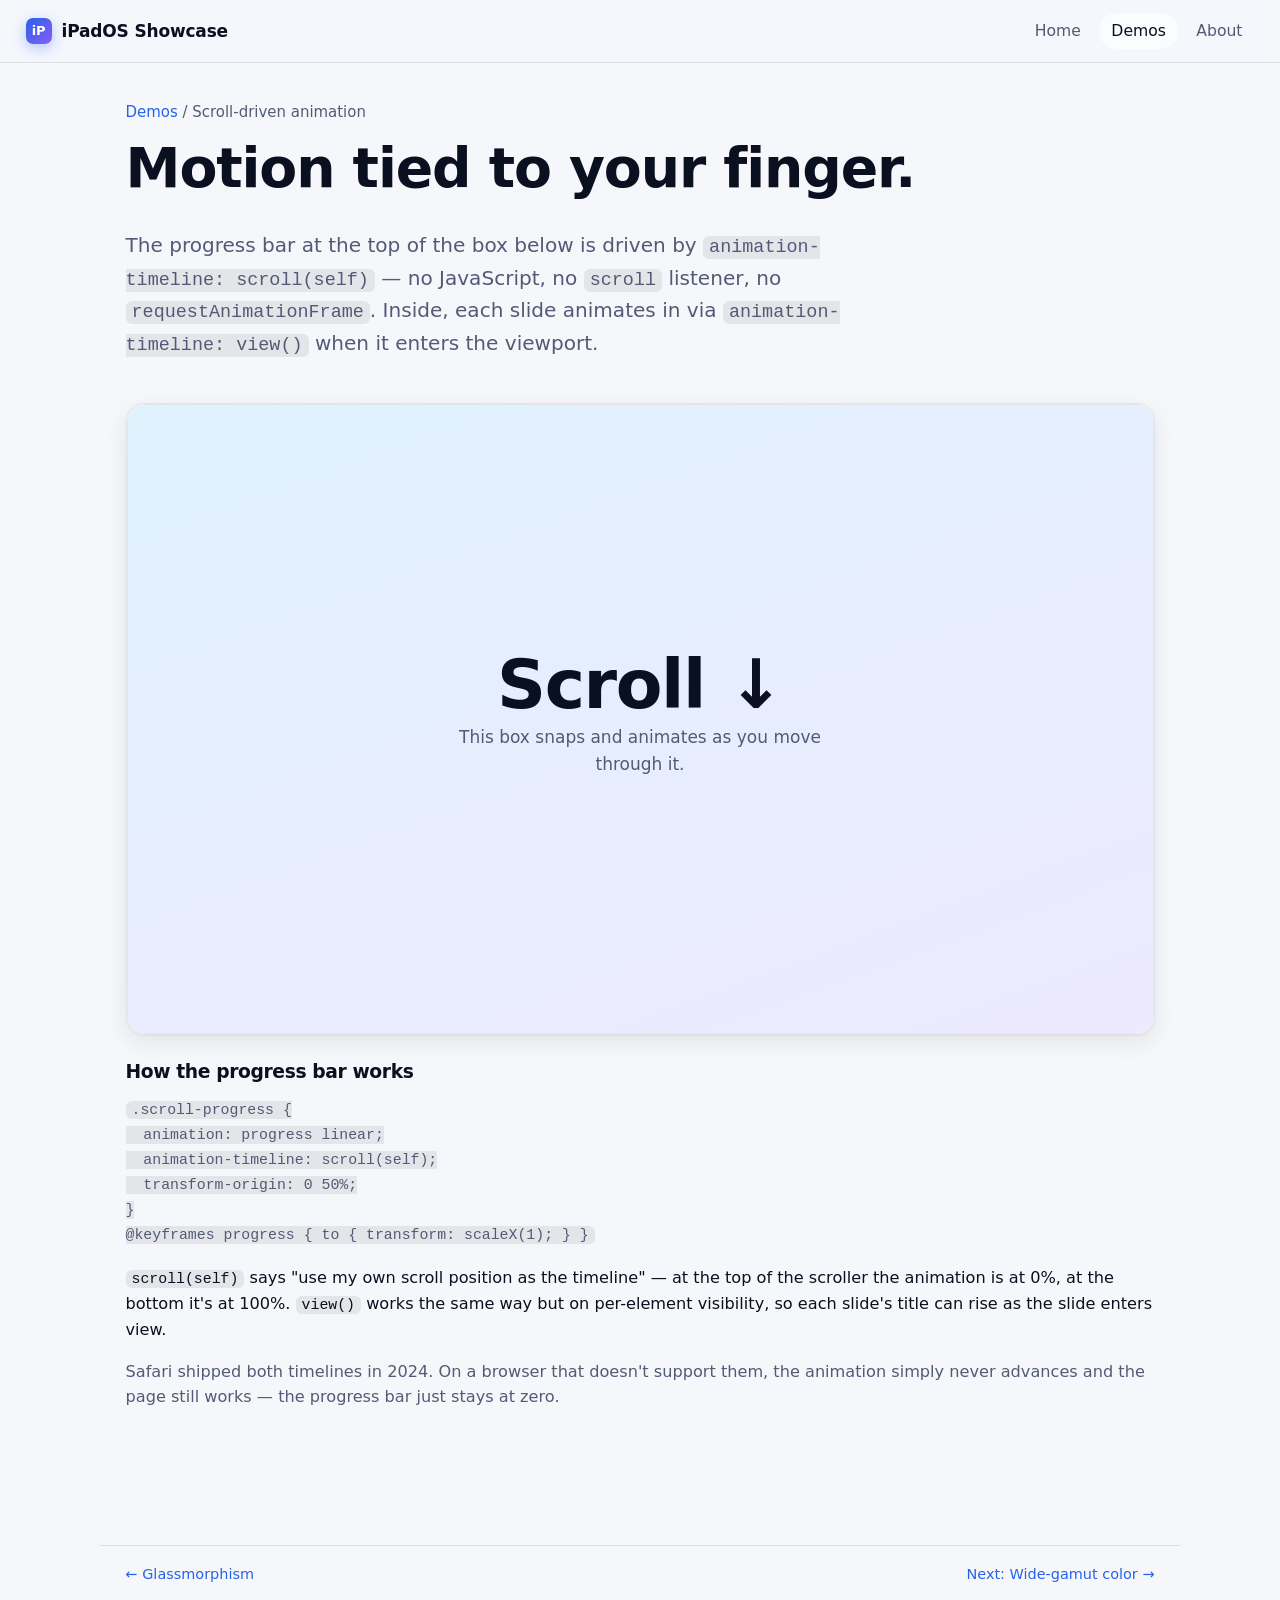
<file: demos/scroll/index.html>
<!doctype html>
<html lang="en">
  <head>
    <meta charset="utf-8" />
    <meta name="viewport" content="width=device-width, initial-scale=1, viewport-fit=cover" />
    <meta name="color-scheme" content="light dark" />
    <meta name="theme-color" content="#f6f7fb" media="(prefers-color-scheme: light)" />
    <meta name="theme-color" content="#0a0d18" media="(prefers-color-scheme: dark)" />
    <meta name="description" content="CSS scroll-driven animations: motion tied to scroll position rather than time." />
    <title>Scroll-driven animation · iPadOS Showcase</title>
    <link rel="icon" href="/assets/favicon.svg" type="image/svg+xml" />
    <link rel="apple-touch-icon" href="/assets/icons/apple-touch-icon.svg" />
    <link rel="manifest" href="/manifest.webmanifest" />
    <link rel="stylesheet" href="/assets/css/styles.css" />
    <script defer src="/assets/js/main.js"></script>
    <style>
      .scroll-stage {
        height: 70dvh;
        max-height: 720px;
        border-radius: var(--radius);
        border: 1px solid var(--border);
        overflow-y: auto;
        scroll-snap-type: y mandatory;
        -webkit-overflow-scrolling: touch;
        position: relative;
        background: var(--surface-2);
      }
      .scroll-progress {
        position: sticky;
        top: 0;
        left: 0;
        height: 4px;
        background: linear-gradient(90deg, var(--accent), var(--accent-2));
        transform-origin: 0 50%;
        z-index: 2;
        animation: progress linear;
        animation-timeline: scroll(self);
        transform: scaleX(0);
      }
      @keyframes progress { to { transform: scaleX(1); } }

      .scroll-slide {
        scroll-snap-align: start;
        scroll-snap-stop: always;
        min-height: 70dvh;
        padding: var(--space-5);
        display: grid;
        place-items: center;
        text-align: center;
        position: relative;
      }
      .scroll-slide h2 { font-size: clamp(2rem, 6vw, 4rem); margin: 0; }
      .scroll-slide p  { max-width: 36ch; color: var(--text-muted); }

      .scroll-slide .stamp {
        animation: rise both linear;
        animation-timeline: view();
        animation-range: entry 10% cover 50%;
      }
      @keyframes rise {
        from { opacity: 0; transform: translateY(40px) scale(0.96); }
        to   { opacity: 1; transform: translateY(0)    scale(1); }
      }

      .slide-1 { background: linear-gradient(160deg, #e0f2fe, #ede9fe); }
      .slide-2 { background: linear-gradient(160deg, #fef3c7, #fee2e2); }
      .slide-3 { background: linear-gradient(160deg, #dcfce7, #cffafe); }
      .slide-4 { background: linear-gradient(160deg, #fae8ff, #fce7f3); }
      @media (prefers-color-scheme: dark) {
        .slide-1 { background: linear-gradient(160deg, #082f49, #1e1b4b); }
        .slide-2 { background: linear-gradient(160deg, #422006, #450a0a); }
        .slide-3 { background: linear-gradient(160deg, #052e16, #083344); }
        .slide-4 { background: linear-gradient(160deg, #3b0764, #500724); }
        .scroll-slide h2 { color: #f8fafc; }
      }
    </style>
  </head>
  <body>
    <header class="site-header">
      <a class="brand" href="/">
        <span class="brand-mark with-symbol">iP</span>
        <span>iPadOS Showcase</span>
      </a>
      <nav class="nav" aria-label="Primary">
        <a href="/">Home</a>
        <a href="/demos/">Demos</a>
        <a href="/about/">About</a>
      </nav>
    </header>

    <main>
      <div class="demo-header">
        <div class="crumb"><a href="/demos/">Demos</a> / Scroll-driven animation</div>
        <h1>Motion tied to your finger.</h1>
        <p class="lead">
          The progress bar at the top of the box below is driven by
          <code>animation-timeline: scroll(self)</code> — no JavaScript, no
          <code>scroll</code> listener, no <code>requestAnimationFrame</code>.
          Inside, each slide animates in via <code>animation-timeline: view()</code>
          when it enters the viewport.
        </p>
      </div>

      <div class="card demo-stage" style="padding: 0; overflow: hidden;">
        <div class="scroll-stage" id="stage">
          <div class="scroll-progress" aria-hidden="true"></div>
          <section class="scroll-slide slide-1">
            <div>
              <h2 class="stamp">Scroll ↓</h2>
              <p class="stamp">This box snaps and animates as you move through it.</p>
            </div>
          </section>
          <section class="scroll-slide slide-2">
            <div>
              <h2 class="stamp">No JS</h2>
              <p class="stamp">The progress bar above only uses CSS.</p>
            </div>
          </section>
          <section class="scroll-slide slide-3">
            <div>
              <h2 class="stamp">No timers</h2>
              <p class="stamp">Animations advance with your finger, not the clock.</p>
            </div>
          </section>
          <section class="scroll-slide slide-4">
            <div>
              <h2 class="stamp">Snap.</h2>
              <p class="stamp"><code>scroll-snap-type: y mandatory</code> holds you on a slide.</p>
            </div>
          </section>
        </div>
      </div>

      <section class="notes">
        <h2>How the progress bar works</h2>
        <pre><code>.scroll-progress {
  animation: progress linear;
  animation-timeline: scroll(self);
  transform-origin: 0 50%;
}
@keyframes progress { to { transform: scaleX(1); } }</code></pre>
        <p>
          <code>scroll(self)</code> says "use my own scroll position as the
          timeline" — at the top of the scroller the animation is at 0%, at the
          bottom it's at 100%. <code>view()</code> works the same way but on
          per-element visibility, so each slide's title can rise as the slide
          enters view.
        </p>
        <p class="muted">
          Safari shipped both timelines in 2024. On a browser that doesn't
          support them, the animation simply never advances and the page still
          works — the progress bar just stays at zero.
        </p>
      </section>
    </main>

    <footer class="site-footer">
      <span><a href="/demos/glass/">← Glassmorphism</a></span>
      <span><a href="/demos/color/">Next: Wide-gamut color →</a></span>
    </footer>
  </body>
</html>
</file>
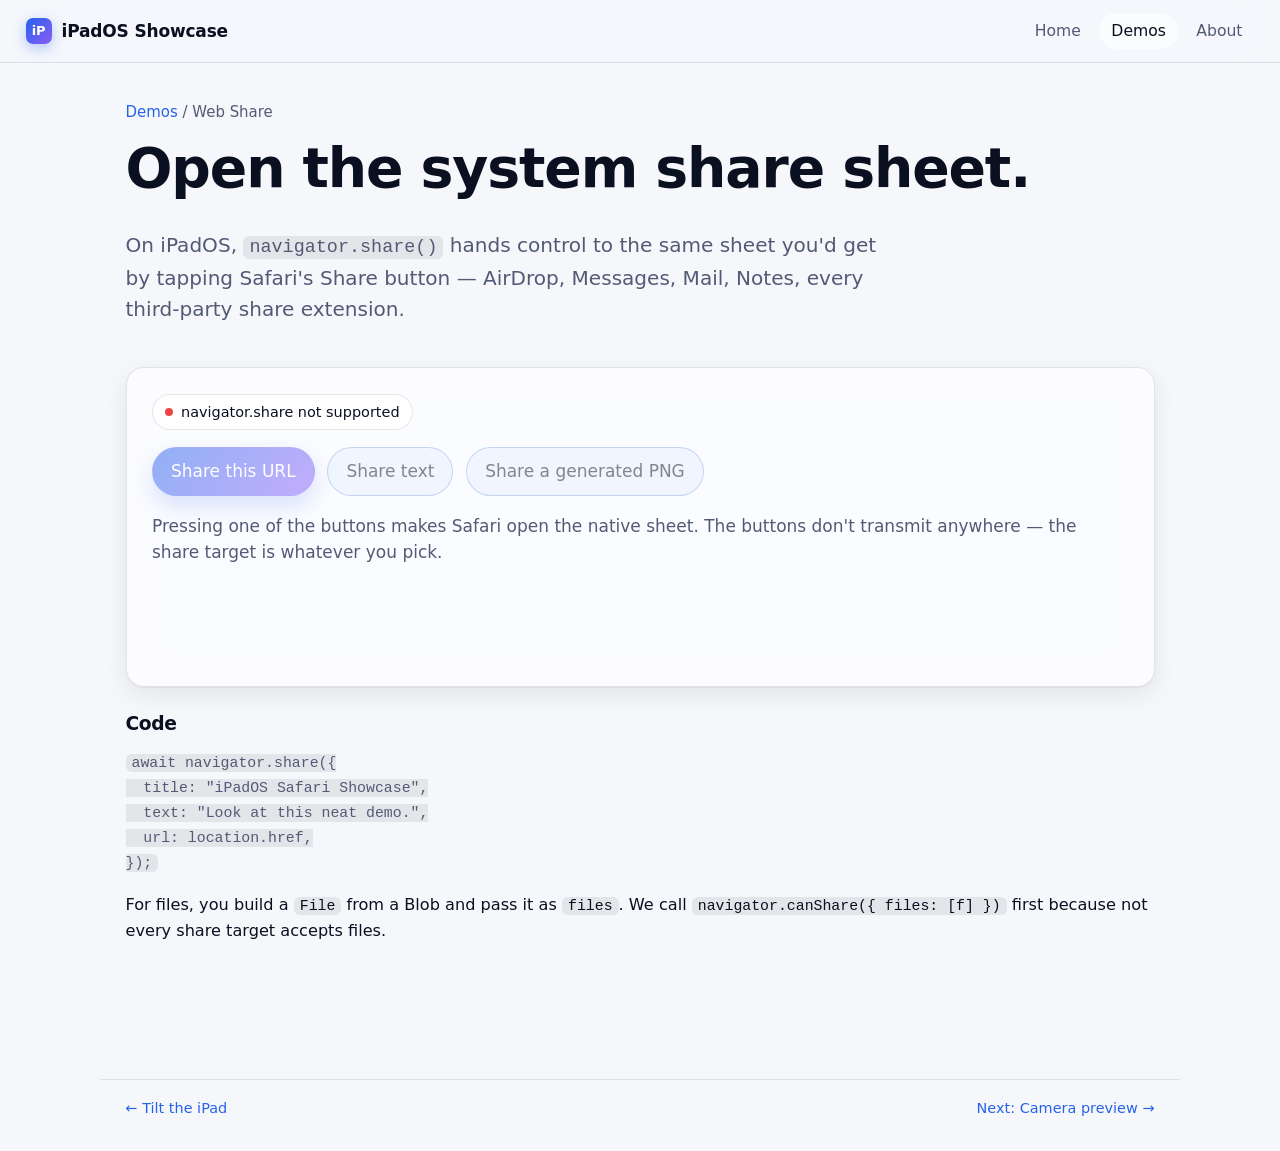
<file: demos/share/index.html>
<!doctype html>
<html lang="en">
  <head>
    <meta charset="utf-8" />
    <meta name="viewport" content="width=device-width, initial-scale=1, viewport-fit=cover" />
    <meta name="color-scheme" content="light dark" />
    <meta name="theme-color" content="#f6f7fb" media="(prefers-color-scheme: light)" />
    <meta name="theme-color" content="#0a0d18" media="(prefers-color-scheme: dark)" />
    <meta name="description" content="The native iPadOS share sheet, opened from a button on a web page." />
    <title>Web Share · iPadOS Showcase</title>
    <link rel="icon" href="/assets/favicon.svg" type="image/svg+xml" />
    <link rel="apple-touch-icon" href="/assets/icons/apple-touch-icon.svg" />
    <link rel="manifest" href="/manifest.webmanifest" />
    <link rel="stylesheet" href="/assets/css/styles.css" />
    <script defer src="/assets/js/main.js"></script>
    <script defer src="/assets/js/demos/share.js"></script>
  </head>
  <body>
    <header class="site-header">
      <a class="brand" href="/">
        <span class="brand-mark with-symbol">iP</span>
        <span>iPadOS Showcase</span>
      </a>
      <nav class="nav" aria-label="Primary">
        <a href="/">Home</a>
        <a href="/demos/">Demos</a>
        <a href="/about/">About</a>
      </nav>
    </header>

    <main>
      <div class="demo-header">
        <div class="crumb"><a href="/demos/">Demos</a> / Web Share</div>
        <h1>Open the system share sheet.</h1>
        <p class="lead">
          On iPadOS, <code>navigator.share()</code> hands control to the same
          sheet you'd get by tapping Safari's Share button — AirDrop, Messages,
          Mail, Notes, every third-party share extension.
        </p>
      </div>

      <div class="card demo-stage stack">
        <div class="row">
          <span class="status" id="status">Checking…</span>
        </div>

        <div class="row">
          <button class="button primary" id="share-url" type="button">Share this URL</button>
          <button class="button"          id="share-text" type="button">Share text</button>
          <button class="button"          id="share-file" type="button">Share a generated PNG</button>
        </div>

        <p class="muted">
          Pressing one of the buttons makes Safari open the native sheet. The
          buttons don't transmit anywhere — the share target is whatever you
          pick.
        </p>
      </div>

      <section class="notes">
        <h2>Code</h2>
        <pre><code>await navigator.share({
  title: "iPadOS Safari Showcase",
  text: "Look at this neat demo.",
  url: location.href,
});</code></pre>
        <p>
          For files, you build a <code>File</code> from a Blob and pass it as
          <code>files</code>. We call <code>navigator.canShare({ files: [f] })</code>
          first because not every share target accepts files.
        </p>
      </section>
    </main>

    <footer class="site-footer">
      <span><a href="/demos/motion/">← Tilt the iPad</a></span>
      <span><a href="/demos/camera/">Next: Camera preview →</a></span>
    </footer>
  </body>
</html>
</file>
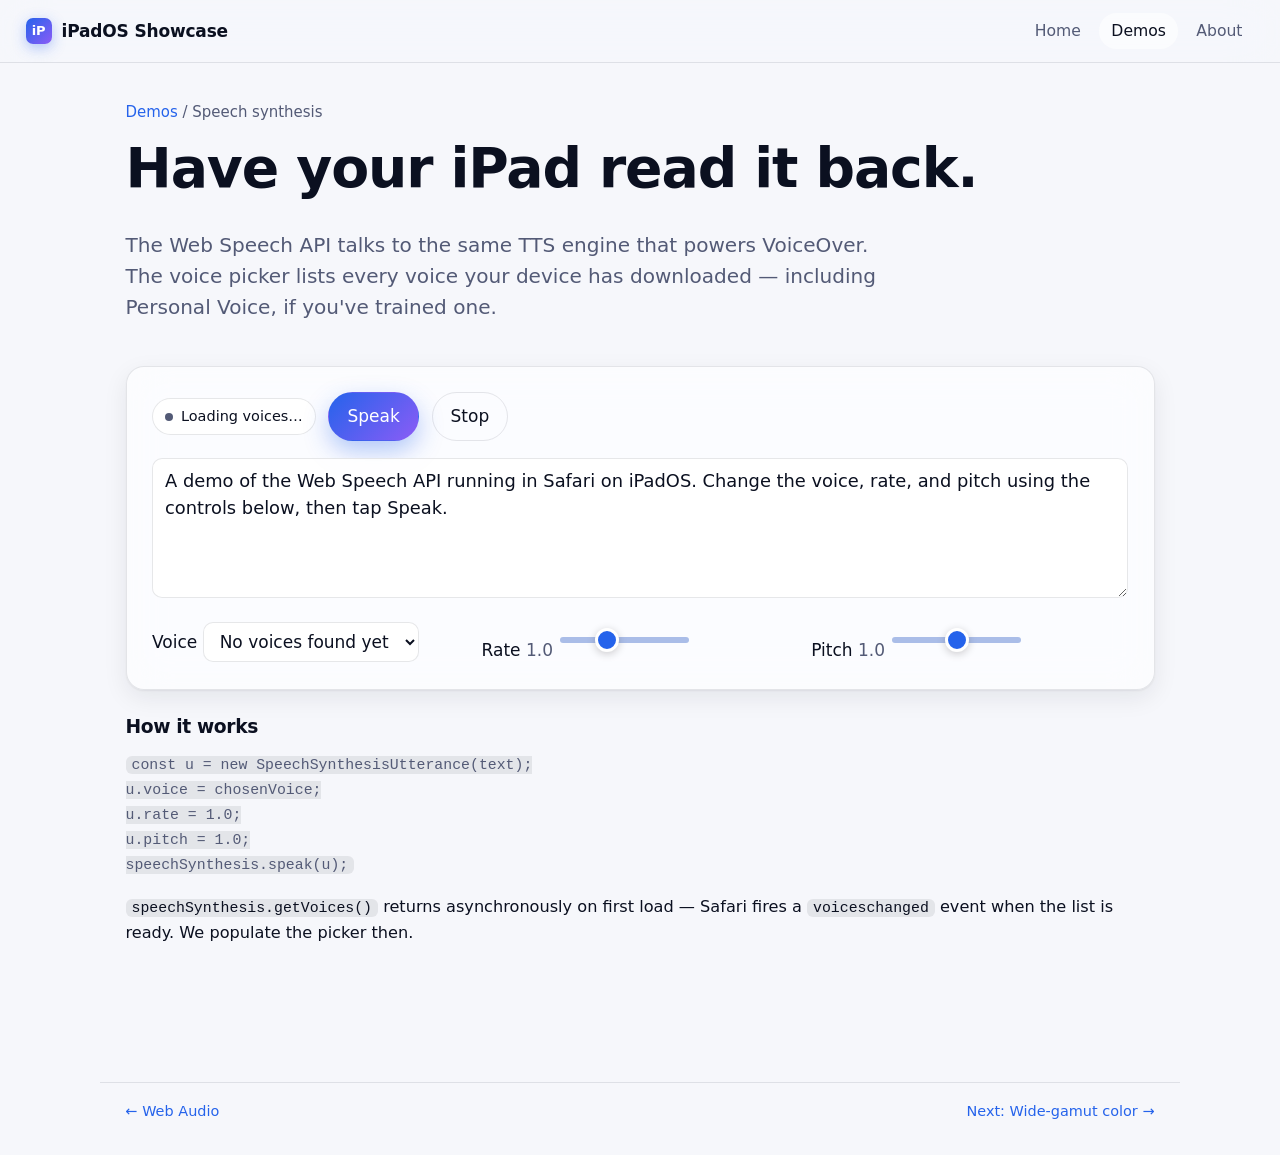
<file: demos/speech/index.html>
<!doctype html>
<html lang="en">
  <head>
    <meta charset="utf-8" />
    <meta name="viewport" content="width=device-width, initial-scale=1, viewport-fit=cover" />
    <meta name="color-scheme" content="light dark" />
    <meta name="theme-color" content="#f6f7fb" media="(prefers-color-scheme: light)" />
    <meta name="theme-color" content="#0a0d18" media="(prefers-color-scheme: dark)" />
    <meta name="description" content="The Web Speech API in Safari, with every voice your iPad knows how to use." />
    <title>Speech synthesis · iPadOS Showcase</title>
    <link rel="icon" href="/assets/favicon.svg" type="image/svg+xml" />
    <link rel="apple-touch-icon" href="/assets/icons/apple-touch-icon.svg" />
    <link rel="manifest" href="/manifest.webmanifest" />
    <link rel="stylesheet" href="/assets/css/styles.css" />
    <script defer src="/assets/js/main.js"></script>
    <script defer src="/assets/js/demos/speech.js"></script>
    <style>
      .speech-row { display: grid; grid-template-columns: 1fr; gap: var(--space-2); }
      textarea.speech-text {
        width: 100%;
        min-height: 140px;
        resize: vertical;
        font-size: 1.05rem;
      }
      .speech-controls { display: grid; gap: var(--space-2); grid-template-columns: repeat(auto-fit, minmax(180px, 1fr)); }
    </style>
  </head>
  <body>
    <header class="site-header">
      <a class="brand" href="/">
        <span class="brand-mark with-symbol">iP</span>
        <span>iPadOS Showcase</span>
      </a>
      <nav class="nav" aria-label="Primary">
        <a href="/">Home</a>
        <a href="/demos/">Demos</a>
        <a href="/about/">About</a>
      </nav>
    </header>

    <main>
      <div class="demo-header">
        <div class="crumb"><a href="/demos/">Demos</a> / Speech synthesis</div>
        <h1>Have your iPad read it back.</h1>
        <p class="lead">
          The Web Speech API talks to the same TTS engine that powers VoiceOver.
          The voice picker lists every voice your device has downloaded —
          including Personal Voice, if you've trained one.
        </p>
      </div>

      <div class="card demo-stage stack">
        <div class="row">
          <span class="status" id="status">Loading voices…</span>
          <button class="button primary" id="speak" type="button">Speak</button>
          <button class="button ghost"   id="stop"  type="button">Stop</button>
        </div>

        <textarea class="speech-text" id="text" aria-label="Text to speak">A demo of the Web Speech API running in Safari on iPadOS. Change the voice, rate, and pitch using the controls below, then tap Speak.</textarea>

        <div class="speech-controls">
          <label>Voice
            <select id="voice"><option>Loading…</option></select>
          </label>
          <label>Rate <span id="rate-v" class="muted">1.0</span>
            <input type="range" id="rate" min="0.5" max="2" step="0.05" value="1" />
          </label>
          <label>Pitch <span id="pitch-v" class="muted">1.0</span>
            <input type="range" id="pitch" min="0" max="2" step="0.05" value="1" />
          </label>
        </div>
      </div>

      <section class="notes">
        <h2>How it works</h2>
        <pre><code>const u = new SpeechSynthesisUtterance(text);
u.voice = chosenVoice;
u.rate = 1.0;
u.pitch = 1.0;
speechSynthesis.speak(u);</code></pre>
        <p>
          <code>speechSynthesis.getVoices()</code> returns asynchronously on
          first load — Safari fires a <code>voiceschanged</code> event when
          the list is ready. We populate the picker then.
        </p>
      </section>
    </main>

    <footer class="site-footer">
      <span><a href="/demos/audio/">← Web Audio</a></span>
      <span><a href="/demos/color/">Next: Wide-gamut color →</a></span>
    </footer>
  </body>
</html>
</file>
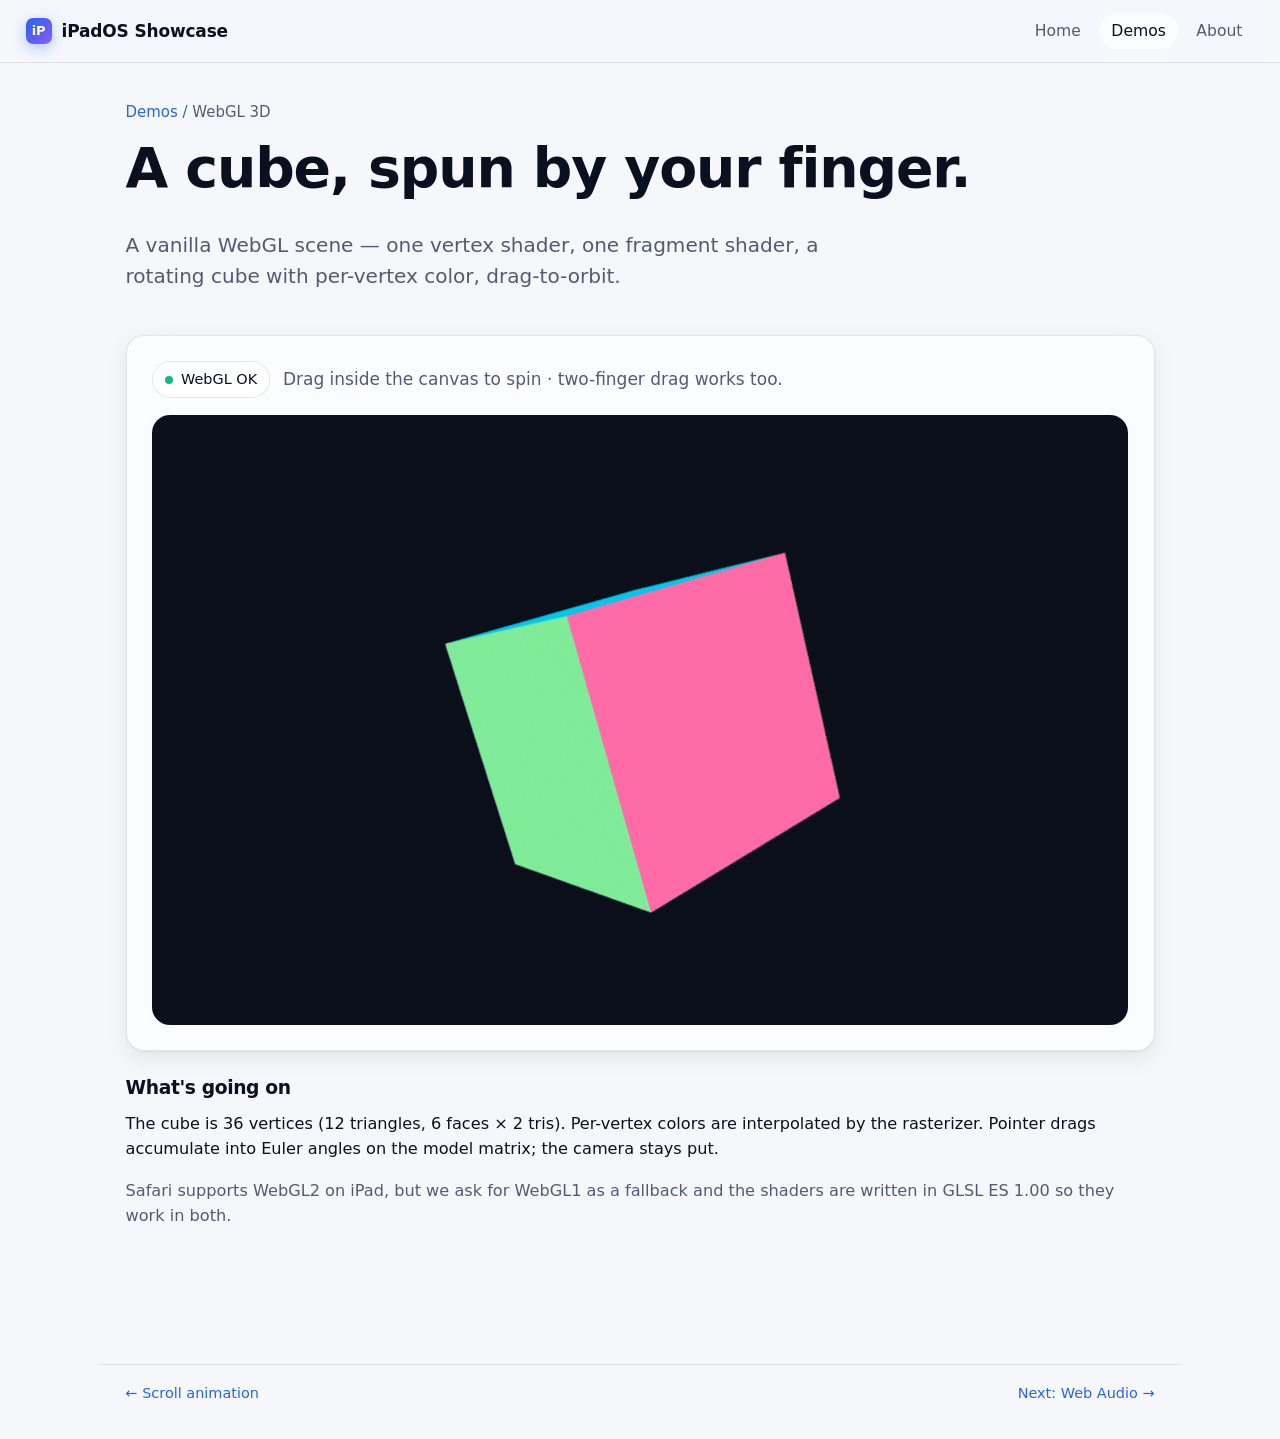
<file: demos/webgl/index.html>
<!doctype html>
<html lang="en">
  <head>
    <meta charset="utf-8" />
    <meta name="viewport" content="width=device-width, initial-scale=1, viewport-fit=cover" />
    <meta name="color-scheme" content="light dark" />
    <meta name="theme-color" content="#f6f7fb" media="(prefers-color-scheme: light)" />
    <meta name="theme-color" content="#0a0d18" media="(prefers-color-scheme: dark)" />
    <meta name="description" content="A WebGL 3D scene rendered by Safari on iPadOS, drag-to-spin with pointer events." />
    <title>WebGL 3D · iPadOS Showcase</title>
    <link rel="icon" href="/assets/favicon.svg" type="image/svg+xml" />
    <link rel="apple-touch-icon" href="/assets/icons/apple-touch-icon.svg" />
    <link rel="manifest" href="/manifest.webmanifest" />
    <link rel="stylesheet" href="/assets/css/styles.css" />
    <script defer src="/assets/js/main.js"></script>
    <script defer src="/assets/js/demos/webgl.js"></script>
    <style>
      .gl-wrap {
        aspect-ratio: 16 / 10;
        border-radius: var(--radius);
        border: 1px solid var(--border);
        overflow: hidden;
        background: #0b0f1a;
        touch-action: none;
      }
      .gl-wrap canvas { display: block; width: 100%; height: 100%; }
    </style>
  </head>
  <body>
    <header class="site-header">
      <a class="brand" href="/">
        <span class="brand-mark with-symbol">iP</span>
        <span>iPadOS Showcase</span>
      </a>
      <nav class="nav" aria-label="Primary">
        <a href="/">Home</a>
        <a href="/demos/">Demos</a>
        <a href="/about/">About</a>
      </nav>
    </header>

    <main>
      <div class="demo-header">
        <div class="crumb"><a href="/demos/">Demos</a> / WebGL 3D</div>
        <h1>A cube, spun by your finger.</h1>
        <p class="lead">
          A vanilla WebGL scene — one vertex shader, one fragment shader, a
          rotating cube with per-vertex color, drag-to-orbit.
        </p>
      </div>

      <div class="card demo-stage stack">
        <div class="row">
          <span class="status is-ok" id="status">WebGL OK</span>
          <span class="muted">Drag inside the canvas to spin · two-finger drag works too.</span>
        </div>
        <div class="gl-wrap" id="wrap"><canvas id="canvas"></canvas></div>
      </div>

      <section class="notes">
        <h2>What's going on</h2>
        <p>
          The cube is 36 vertices (12 triangles, 6 faces × 2 tris). Per-vertex
          colors are interpolated by the rasterizer. Pointer drags accumulate
          into Euler angles on the model matrix; the camera stays put.
        </p>
        <p class="muted">
          Safari supports WebGL2 on iPad, but we ask for WebGL1 as a fallback
          and the shaders are written in GLSL ES 1.00 so they work in both.
        </p>
      </section>
    </main>

    <footer class="site-footer">
      <span><a href="/demos/scroll/">← Scroll animation</a></span>
      <span><a href="/demos/audio/">Next: Web Audio →</a></span>
    </footer>
  </body>
</html>
</file>
<file: assets/css/styles.css>
/* ============================================================
   iPadOS Safari Showcase — shared design system
   ============================================================ */

:root {
  color-scheme: light dark;

  /* Light palette — uses display-p3 where supported, falls back to sRGB. */
  --bg:         #f6f7fb;
  --surface:    rgba(255, 255, 255, 0.62);
  --surface-2:  rgba(255, 255, 255, 0.85);
  --text:       #0b1020;
  --text-muted: #535a76;
  --border:     rgba(15, 23, 42, 0.10);
  --accent:     #2563eb;
  --accent-2:   #8b5cf6;
  --accent-3:   #06b6d4;
  --danger:     #ef4444;
  --ok:         #10b981;

  --radius-sm: 10px;
  --radius:    18px;
  --radius-lg: 28px;

  --shadow-1: 0 1px 2px rgba(15, 23, 42, 0.06),
              0 8px 24px rgba(15, 23, 42, 0.08);
  --shadow-2: 0 6px 18px rgba(15, 23, 42, 0.10),
              0 24px 60px rgba(15, 23, 42, 0.14);

  --max-w: 1080px;

  --font-sys: -apple-system, "SF Pro Text", "SF Pro Display",
              system-ui, "Segoe UI", Roboto, Helvetica, Arial, sans-serif;
  --font-mono: ui-monospace, "SF Mono", Menlo, Consolas, monospace;

  --space-1: 0.375rem;
  --space-2: 0.75rem;
  --space-3: 1rem;
  --space-4: 1.5rem;
  --space-5: 2.25rem;
  --space-6: 3.5rem;
}

@media (prefers-color-scheme: dark) {
  :root {
    --bg:         #0a0d18;
    --surface:    rgba(28, 32, 50, 0.55);
    --surface-2:  rgba(28, 32, 50, 0.78);
    --text:       #e7ecf7;
    --text-muted: #9aa3bd;
    --border:     rgba(231, 236, 247, 0.08);
    --accent:     #7aa2ff;
    --accent-2:   #b794ff;
    --accent-3:   #5eead4;
  }
}

@media (color-gamut: p3) {
  :root {
    --accent:    color(display-p3 0.20 0.40 1.00);
    --accent-2:  color(display-p3 0.62 0.36 1.00);
    --accent-3:  color(display-p3 0.00 0.78 0.92);
  }
}

* { box-sizing: border-box; }

html, body {
  margin: 0;
  padding: 0;
  background: var(--bg);
  color: var(--text);
  font-family: var(--font-sys);
  font-size: 17px;
  line-height: 1.55;
  -webkit-font-smoothing: antialiased;
  text-rendering: optimizeLegibility;
  min-height: 100dvh;
}

/* Aurora background — a soft mesh-gradient that lives behind every page. */
body::before {
  content: "";
  position: fixed;
  inset: -10vmax;
  z-index: -1;
  pointer-events: none;
  background:
    radial-gradient(48vmax 38vmax at 18% 12%,
      color-mix(in oklab, var(--accent) 28%, transparent), transparent 60%),
    radial-gradient(40vmax 32vmax at 88% 20%,
      color-mix(in oklab, var(--accent-2) 26%, transparent), transparent 60%),
    radial-gradient(52vmax 42vmax at 60% 95%,
      color-mix(in oklab, var(--accent-3) 24%, transparent), transparent 60%);
  filter: blur(40px) saturate(1.05);
}

/* ============================================================
   Site header — sticky glass bar
   ============================================================ */

.site-header {
  position: sticky;
  top: 0;
  z-index: 10;
  display: flex;
  align-items: center;
  gap: var(--space-3);
  padding:
    calc(env(safe-area-inset-top) + var(--space-2))
    max(var(--space-4), env(safe-area-inset-right))
    var(--space-2)
    max(var(--space-4), env(safe-area-inset-left));
  background: color-mix(in oklab, var(--bg) 72%, transparent);
  -webkit-backdrop-filter: saturate(180%) blur(24px);
  backdrop-filter: saturate(180%) blur(24px);
  border-bottom: 1px solid var(--border);
}

.brand {
  display: inline-flex;
  align-items: center;
  gap: 10px;
  font-weight: 600;
  font-size: 1rem;
  color: inherit;
  text-decoration: none;
  letter-spacing: -0.01em;
}

.brand-mark {
  width: 26px;
  height: 26px;
  border-radius: 7px;
  background: linear-gradient(135deg, var(--accent), var(--accent-2));
  box-shadow: 0 4px 14px color-mix(in oklab, var(--accent) 35%, transparent);
}

.brand-mark.with-symbol {
  display: grid;
  place-items: center;
  color: white;
  font-weight: 700;
  font-size: 13px;
}

.nav {
  display: flex;
  gap: var(--space-1);
  margin-left: auto;
  flex-wrap: wrap;
}

.nav a {
  color: var(--text-muted);
  text-decoration: none;
  padding: 6px 12px;
  border-radius: 999px;
  font-size: 0.92rem;
  transition: color 0.15s ease, background 0.15s ease;
}

.nav a:hover,
.nav a[aria-current="page"] {
  color: var(--text);
  background: var(--surface);
}

/* ============================================================
   Page layout
   ============================================================ */

main {
  max-width: var(--max-w);
  margin: 0 auto;
  padding:
    var(--space-5)
    max(var(--space-4), env(safe-area-inset-right))
    calc(var(--space-6) + env(safe-area-inset-bottom))
    max(var(--space-4), env(safe-area-inset-left));
}

h1, h2, h3 {
  letter-spacing: -0.02em;
  line-height: 1.15;
  margin: 0 0 var(--space-3);
}

h1 { font-size: clamp(2rem, 4vw + 1rem, 3.25rem); }
h2 { font-size: clamp(1.4rem, 1.5vw + 1rem, 2rem); margin-top: var(--space-5); }
h3 { font-size: 1.15rem; }

p { margin: 0 0 var(--space-3); color: var(--text); }
.lead { font-size: 1.18rem; color: var(--text-muted); max-width: 60ch; }

a {
  color: var(--accent);
  text-decoration: none;
}
a:hover { text-decoration: underline; }

code, kbd {
  font-family: var(--font-mono);
  font-size: 0.92em;
  background: color-mix(in oklab, var(--text) 8%, transparent);
  padding: 1px 6px;
  border-radius: 6px;
}

/* ============================================================
   Hero
   ============================================================ */

.hero {
  padding: var(--space-5) 0 var(--space-4);
}

.eyebrow {
  display: inline-block;
  font-size: 0.78rem;
  font-weight: 600;
  letter-spacing: 0.12em;
  text-transform: uppercase;
  color: var(--accent);
  margin-bottom: var(--space-2);
}

/* ============================================================
   Glass card — the core surface primitive
   ============================================================ */

.card {
  background: var(--surface);
  -webkit-backdrop-filter: saturate(180%) blur(20px);
  backdrop-filter: saturate(180%) blur(20px);
  border: 1px solid var(--border);
  border-radius: var(--radius);
  padding: var(--space-4);
  box-shadow: var(--shadow-1);
  transition:
    transform 0.25s cubic-bezier(0.2, 0.8, 0.2, 1),
    box-shadow 0.25s ease,
    border-color 0.25s ease;
}

.card.is-tall { padding: var(--space-5); }

a.card,
.card-link {
  display: block;
  color: inherit;
  text-decoration: none;
}

a.card:hover,
.card-link:hover {
  transform: translateY(-3px);
  box-shadow: var(--shadow-2);
  border-color: color-mix(in oklab, var(--accent) 40%, var(--border));
}

a.card:hover { text-decoration: none; }

/* ============================================================
   Feature grid (home + demos catalog)
   ============================================================ */

.grid {
  display: grid;
  gap: var(--space-3);
  grid-template-columns: repeat(auto-fill, minmax(min(100%, 280px), 1fr));
  margin-top: var(--space-4);
}

.feature {
  display: flex;
  flex-direction: column;
  gap: var(--space-2);
  min-height: 200px;
}

.feature .icon {
  width: 40px;
  height: 40px;
  border-radius: 12px;
  background: linear-gradient(135deg,
    color-mix(in oklab, var(--accent) 80%, white 20%),
    color-mix(in oklab, var(--accent-2) 80%, white 20%));
  display: grid;
  place-items: center;
  color: white;
  font-size: 20px;
  box-shadow: 0 6px 18px color-mix(in oklab, var(--accent) 30%, transparent);
}

.feature h3 { margin: 0; font-size: 1.05rem; }
.feature p  { margin: 0; color: var(--text-muted); font-size: 0.95rem; }
.feature .tag {
  margin-top: auto;
  align-self: flex-start;
  font-size: 0.72rem;
  font-weight: 600;
  letter-spacing: 0.06em;
  text-transform: uppercase;
  color: var(--accent);
  background: color-mix(in oklab, var(--accent) 14%, transparent);
  padding: 3px 8px;
  border-radius: 999px;
}

/* ============================================================
   Buttons & form controls
   ============================================================ */

.button,
button.button {
  appearance: none;
  -webkit-appearance: none;
  border: 1px solid color-mix(in oklab, var(--accent) 35%, var(--border));
  background: color-mix(in oklab, var(--accent) 12%, var(--surface-2));
  color: var(--text);
  padding: 10px 18px;
  border-radius: 999px;
  font: inherit;
  font-weight: 500;
  cursor: pointer;
  display: inline-flex;
  align-items: center;
  gap: 8px;
  transition: transform 0.1s ease, background 0.15s ease, box-shadow 0.15s ease;
}

.button.primary {
  background: linear-gradient(135deg, var(--accent), var(--accent-2));
  border-color: transparent;
  color: white;
  box-shadow: 0 10px 24px color-mix(in oklab, var(--accent) 35%, transparent);
}

.button:hover { transform: translateY(-1px); }
.button:active { transform: translateY(0); }
.button:disabled {
  opacity: 0.5;
  cursor: not-allowed;
  transform: none;
}

.button.ghost {
  background: transparent;
  border-color: var(--border);
  color: var(--text);
}

input[type="text"],
input[type="search"],
input[type="range"],
select,
textarea {
  font: inherit;
  color: inherit;
  background: var(--surface-2);
  border: 1px solid var(--border);
  border-radius: var(--radius-sm);
  padding: 8px 12px;
}

input[type="range"] {
  -webkit-appearance: none;
  appearance: none;
  height: 32px;
  background: transparent;
  padding: 0;
  border: 0;
}

input[type="range"]::-webkit-slider-runnable-track {
  height: 6px;
  border-radius: 3px;
  background: color-mix(in oklab, var(--accent) 30%, var(--border));
}

input[type="range"]::-webkit-slider-thumb {
  -webkit-appearance: none;
  appearance: none;
  width: 24px;
  height: 24px;
  border-radius: 50%;
  background: var(--accent);
  border: 3px solid white;
  margin-top: -9px;
  box-shadow: 0 2px 8px rgba(0, 0, 0, 0.2);
}

/* ============================================================
   Demo page chrome
   ============================================================ */

.demo-header {
  display: flex;
  flex-direction: column;
  gap: var(--space-2);
  margin-bottom: var(--space-4);
}

.demo-header .crumb {
  font-size: 0.88rem;
  color: var(--text-muted);
}

.demo-stage {
  padding: var(--space-4);
  min-height: 320px;
}

.controls {
  display: flex;
  flex-wrap: wrap;
  align-items: center;
  gap: var(--space-2);
  margin-top: var(--space-3);
}

.controls .label {
  font-size: 0.85rem;
  color: var(--text-muted);
  margin-right: 4px;
}

.status {
  display: inline-flex;
  align-items: center;
  gap: 8px;
  padding: 6px 12px;
  border-radius: 999px;
  font-size: 0.85rem;
  background: var(--surface-2);
  border: 1px solid var(--border);
}

.status::before {
  content: "";
  width: 8px;
  height: 8px;
  border-radius: 50%;
  background: var(--text-muted);
}

.status.is-ok::before { background: var(--ok); }
.status.is-warn::before { background: #f59e0b; }
.status.is-err::before { background: var(--danger); }

.fallback {
  margin-top: var(--space-3);
  padding: var(--space-3);
  border-radius: var(--radius-sm);
  background: color-mix(in oklab, var(--danger) 8%, var(--surface-2));
  border: 1px solid color-mix(in oklab, var(--danger) 25%, var(--border));
  color: var(--text);
  font-size: 0.95rem;
}

.notes {
  margin-top: var(--space-4);
  color: var(--text-muted);
  font-size: 0.95rem;
}

.notes h2 {
  color: var(--text);
  font-size: 1.1rem;
  margin: var(--space-4) 0 var(--space-2);
}

/* ============================================================
   Footer
   ============================================================ */

.site-footer {
  max-width: var(--max-w);
  margin: var(--space-6) auto var(--space-3);
  padding:
    var(--space-3)
    max(var(--space-4), env(safe-area-inset-right))
    calc(var(--space-3) + env(safe-area-inset-bottom))
    max(var(--space-4), env(safe-area-inset-left));
  color: var(--text-muted);
  font-size: 0.85rem;
  border-top: 1px solid var(--border);
  display: flex;
  flex-wrap: wrap;
  gap: var(--space-2);
  align-items: center;
  justify-content: space-between;
}

/* ============================================================
   Utilities
   ============================================================ */

.stack > * + * { margin-top: var(--space-3); }
.row { display: flex; flex-wrap: wrap; gap: var(--space-2); align-items: center; }
.muted { color: var(--text-muted); }
.center { text-align: center; }
.visually-hidden {
  position: absolute;
  width: 1px; height: 1px;
  margin: -1px; padding: 0; overflow: hidden;
  clip: rect(0,0,0,0); white-space: nowrap; border: 0;
}

/* Container queries — used by some demo cards */
.cq { container-type: inline-size; }

/* View transitions (Safari supports the cross-document version). */
@view-transition { navigation: auto; }

::view-transition-old(root),
::view-transition-new(root) {
  animation-duration: 280ms;
  animation-timing-function: cubic-bezier(0.2, 0.8, 0.2, 1);
}

/* Reduced motion */
@media (prefers-reduced-motion: reduce) {
  *, *::before, *::after {
    animation-duration: 0.001ms !important;
    transition-duration: 0.001ms !important;
  }
  body::before { filter: none; }
}
</file>
